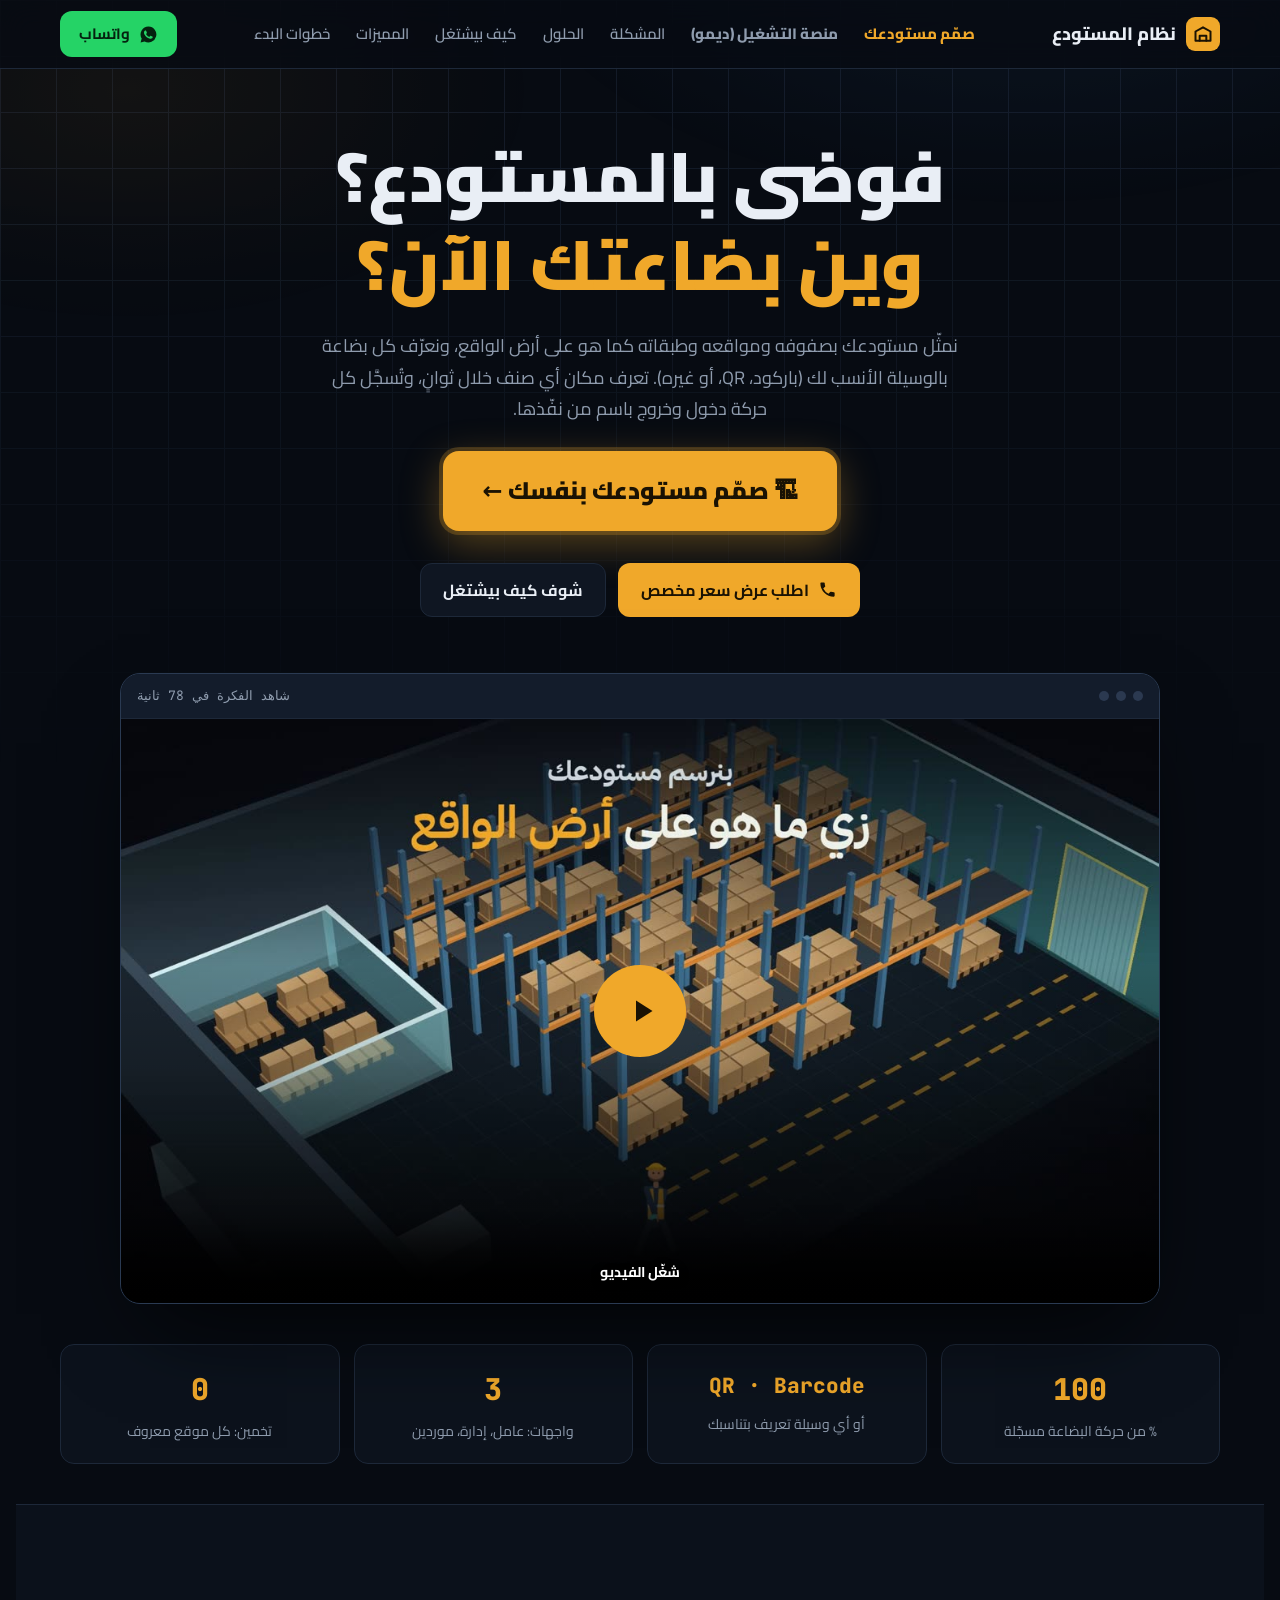
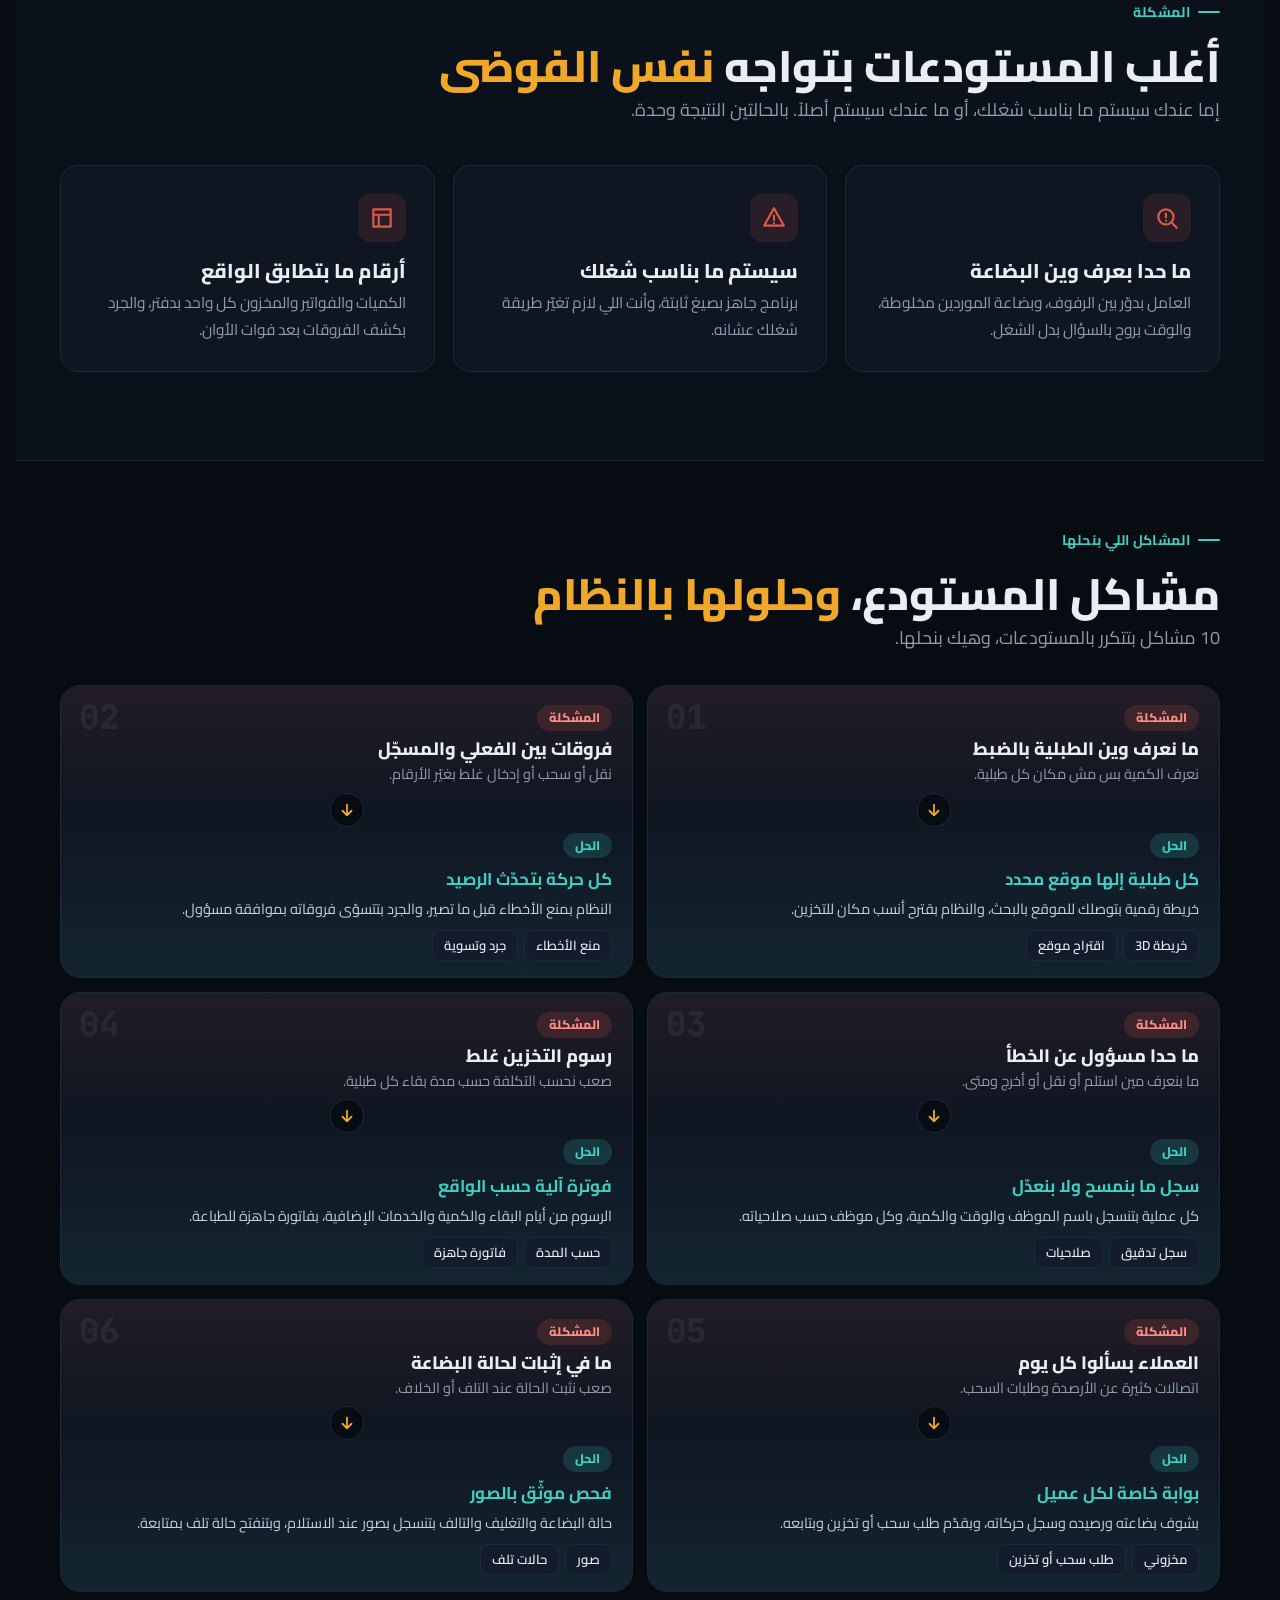
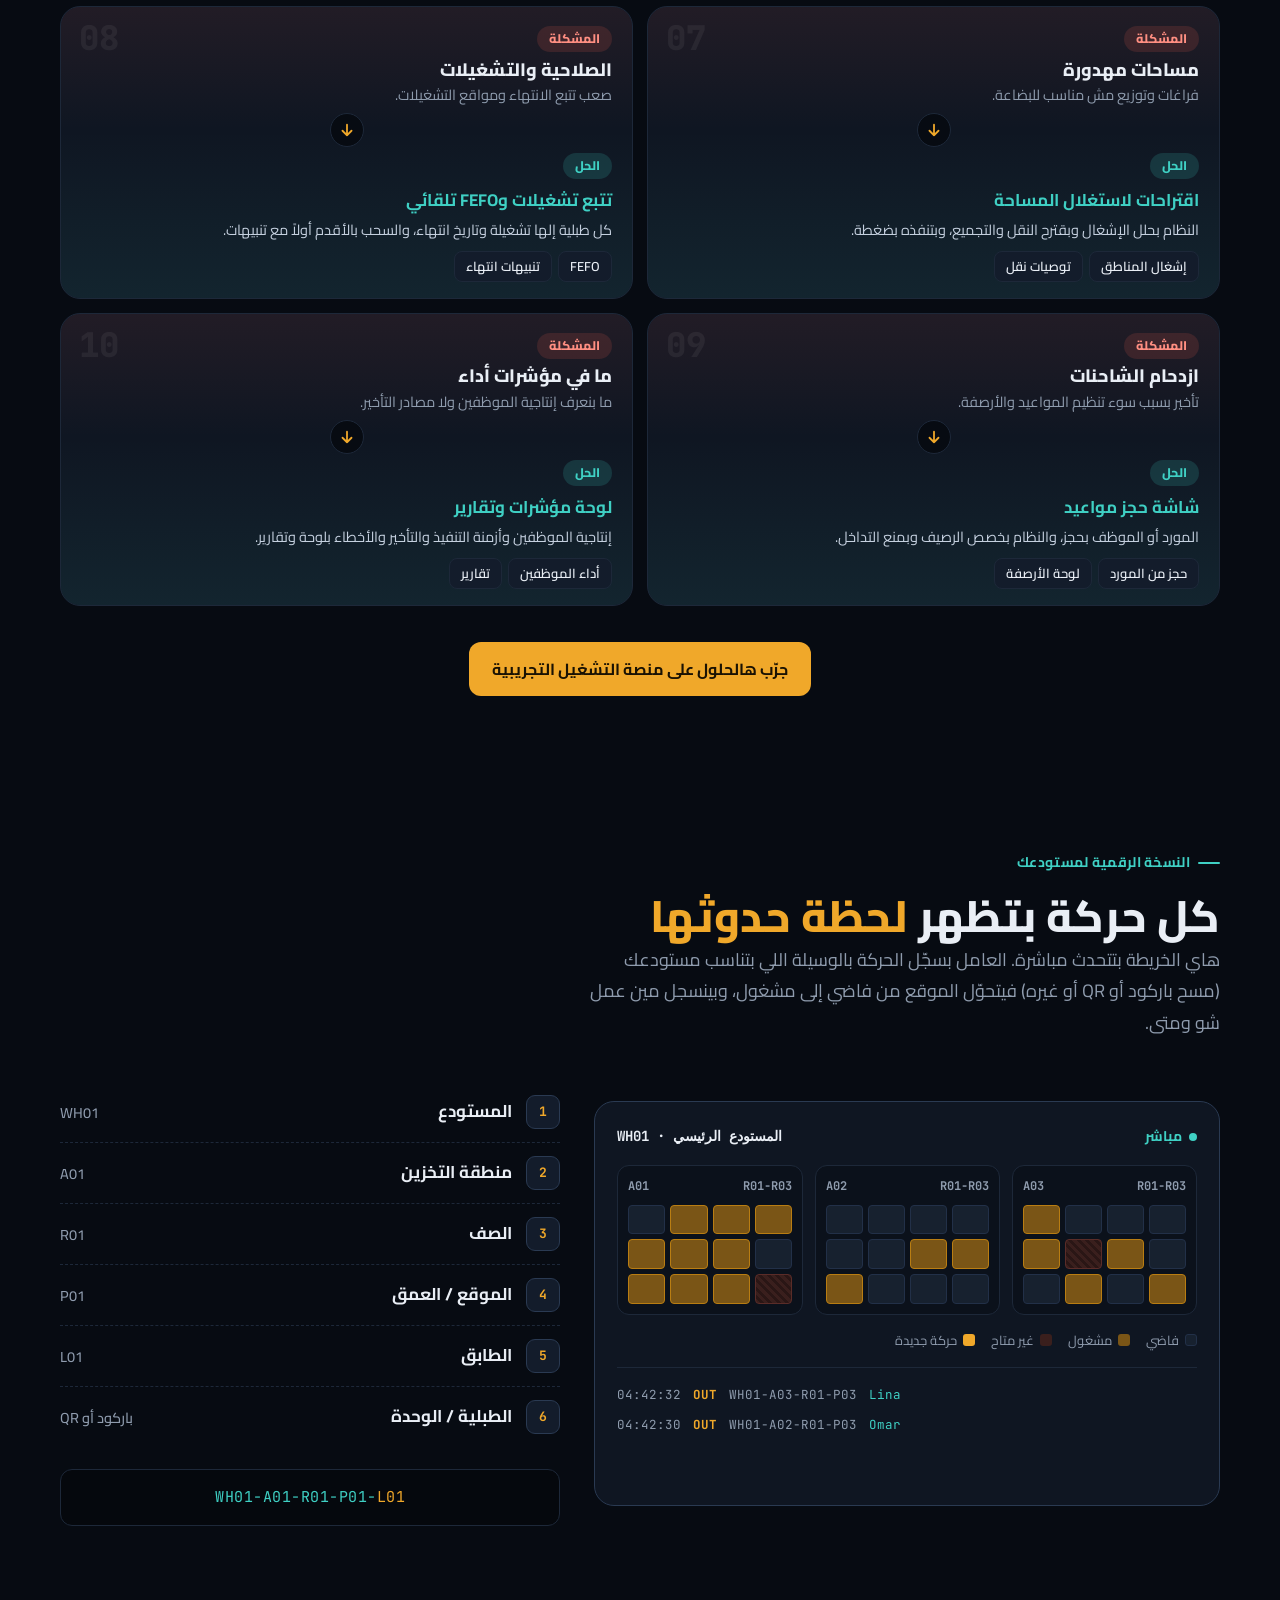
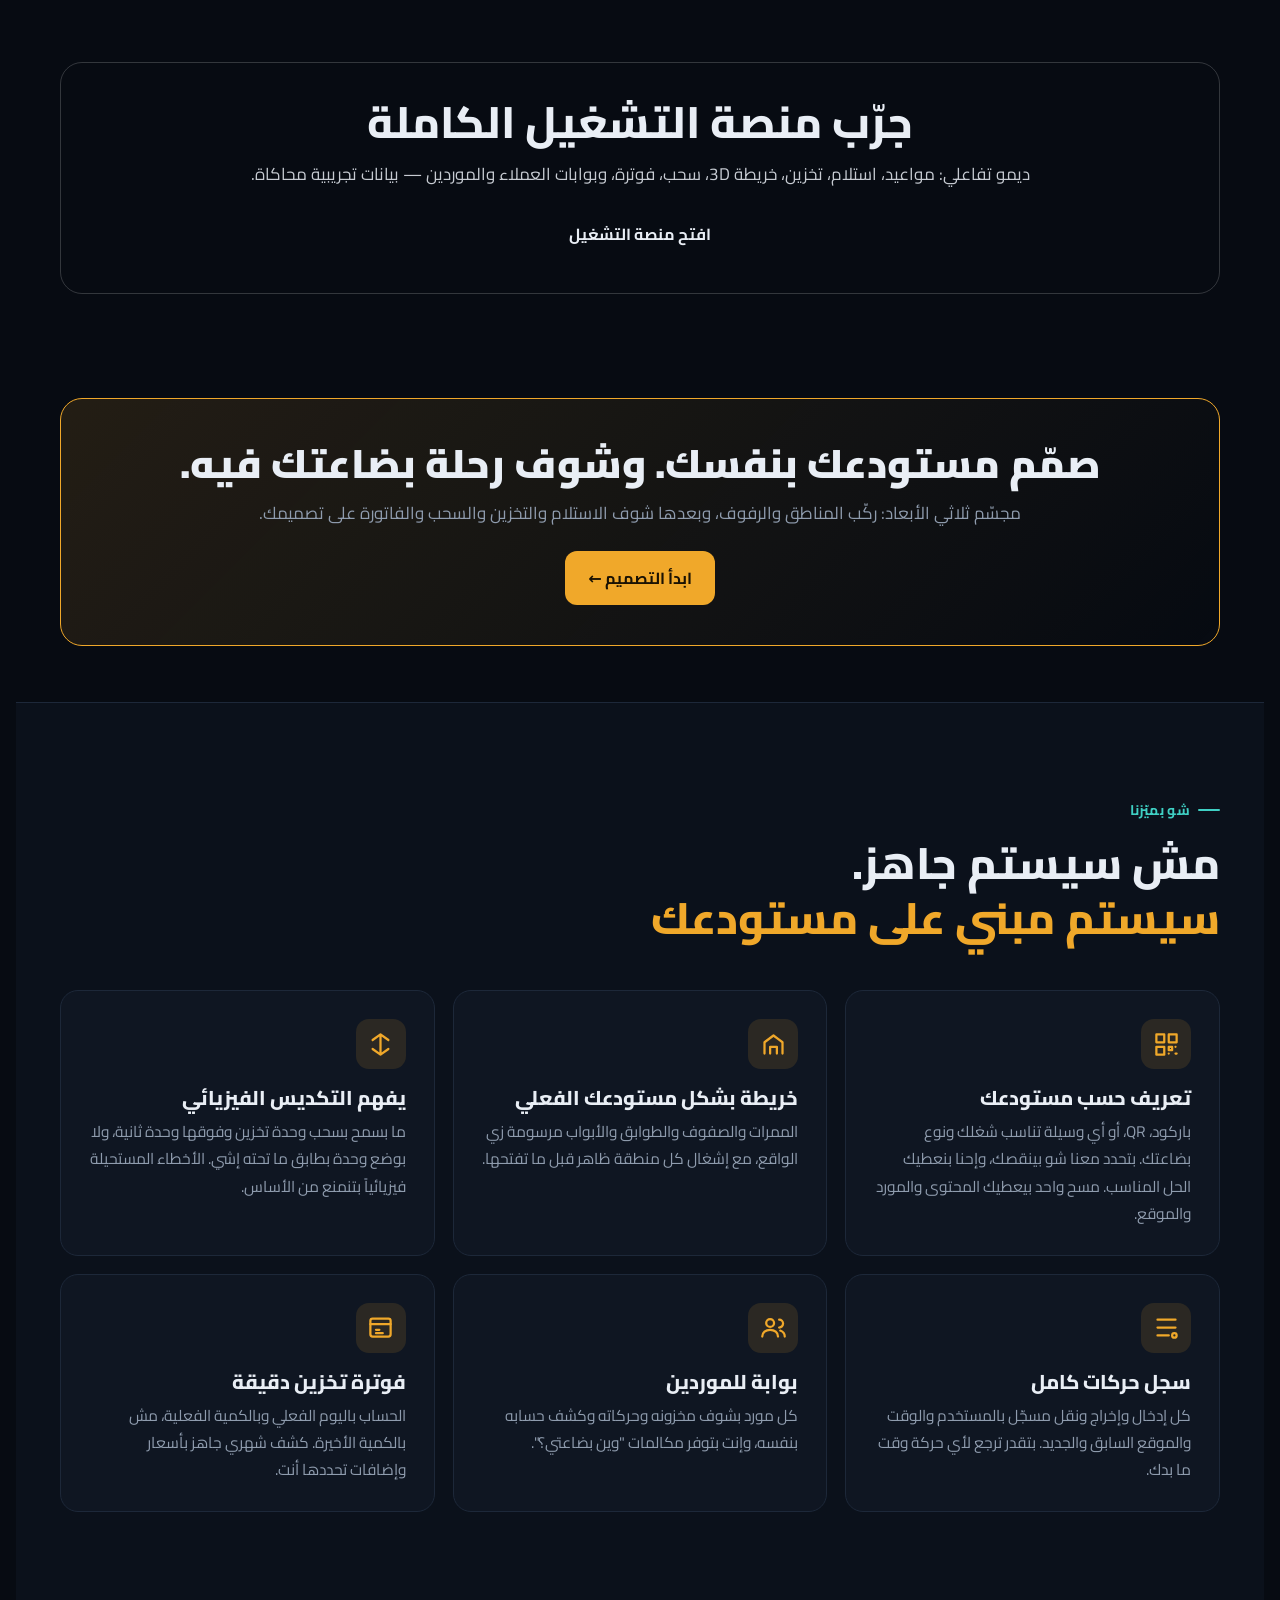
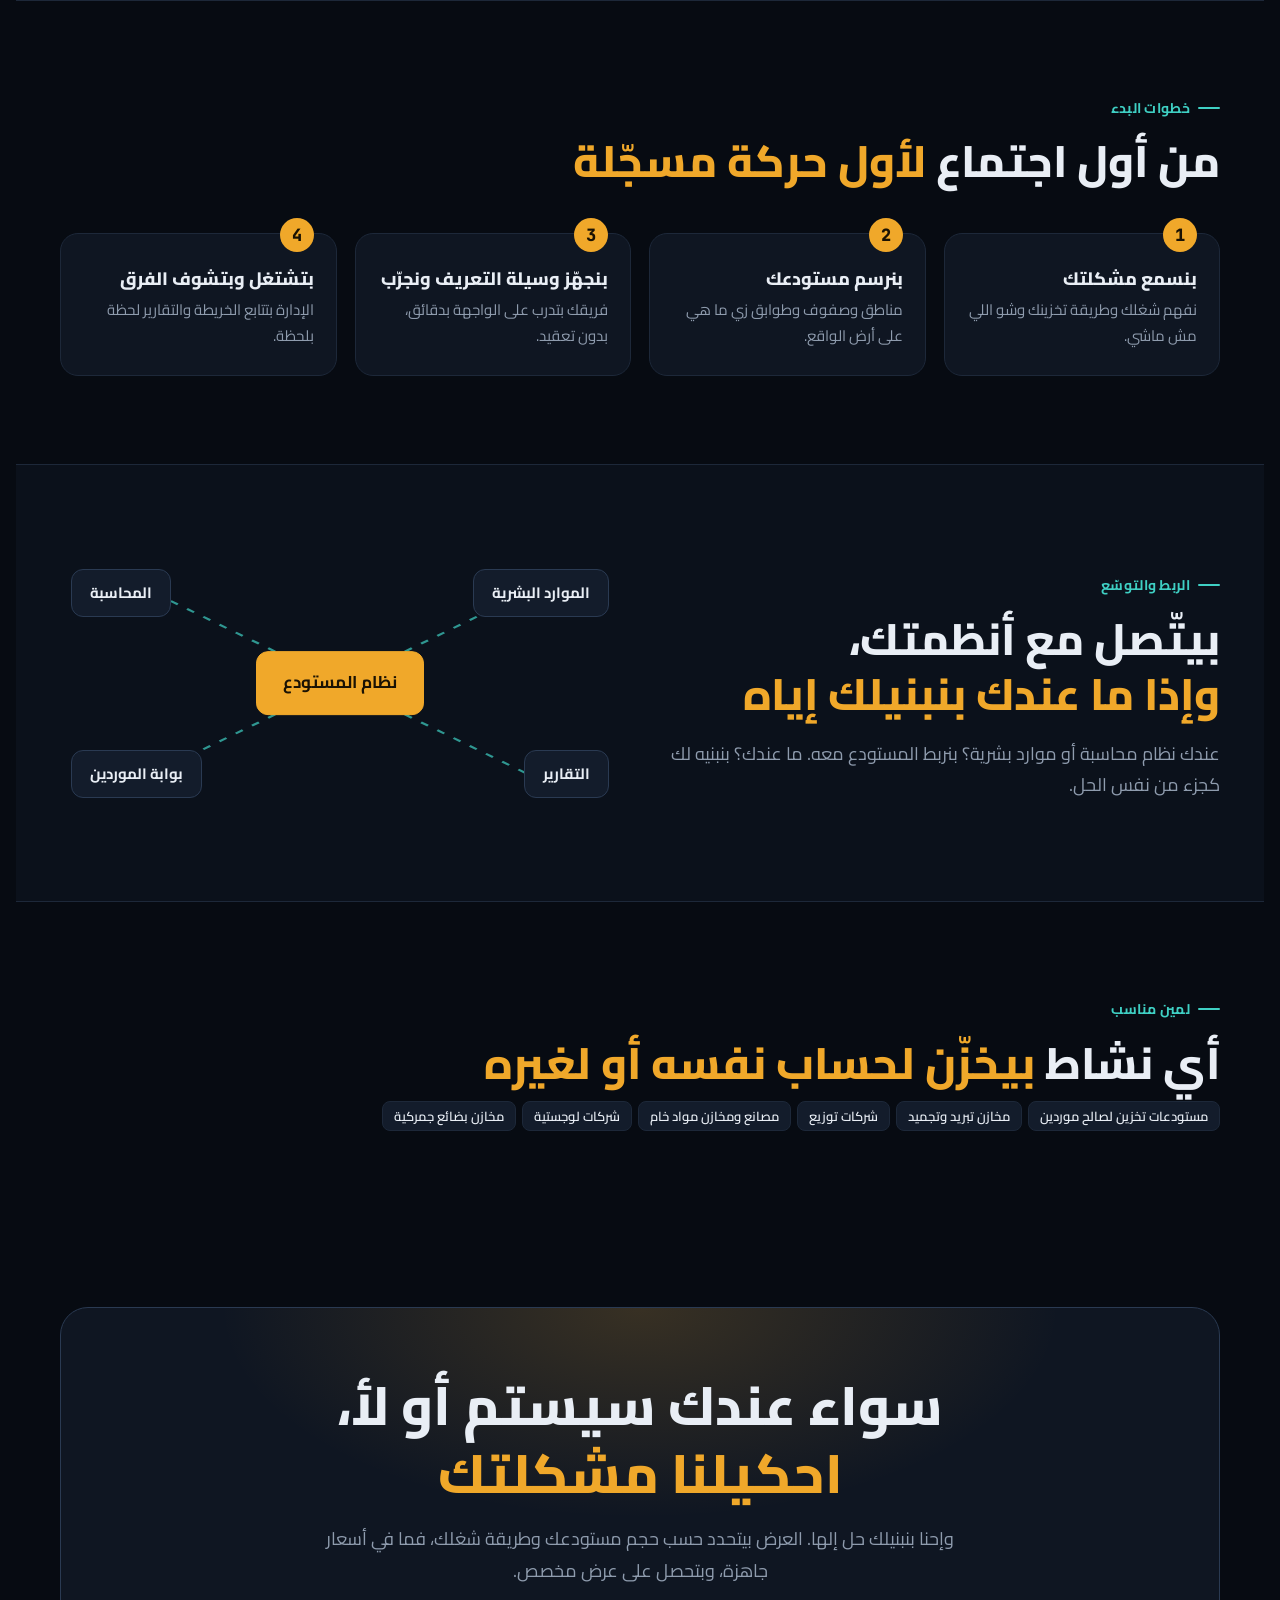
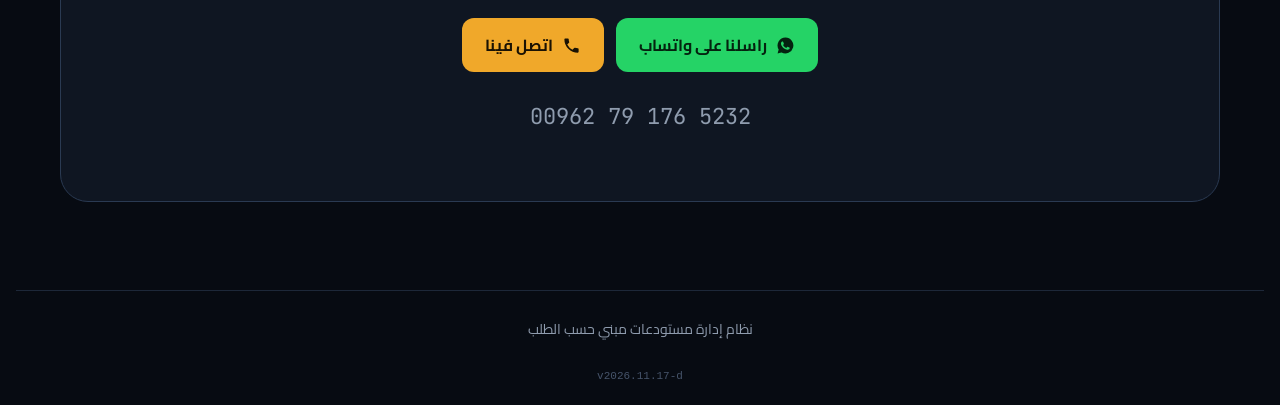
<file: index.html>
<!doctype html>
<html lang="ar" dir="rtl">
<head>
<meta charset="utf-8">
<meta http-equiv="Cache-Control" content="no-cache, must-revalidate">
<meta name="viewport" content="width=device-width, initial-scale=1">
<meta name="color-scheme" content="dark">
<title>نظام إدارة المستودعات</title>
<link rel="preconnect" href="https://fonts.googleapis.com">
<link href="https://fonts.googleapis.com/css2?family=Cairo:wght@400;600;700;800;900&family=JetBrains+Mono:wght@500;700&display=swap" rel="stylesheet">
<style>
/* Layout concept: dark warehouse-floor look taken from the explainer video; hero = headline + big video frame, then problem -> live map -> features -> steps -> CTA */
:root{
  --bg:#070b12; --bg2:#0b111b; --panel:#0f1622; --panel2:#131c2b; --line:#1d2839;
  --text:#e9eef5; --mute:#8f9cae; --amber:#f0a82a; --amber-d:#b97d12; --teal:#3fd0c4; --blue:#3f77b0; --red:#e0584a;
  --font:'Cairo',system-ui,'Segoe UI',Tahoma,sans-serif; --mono:'JetBrains Mono',ui-monospace,Consolas,monospace;
  color-scheme:dark;
}
*{box-sizing:border-box;margin:0}
html{scroll-behavior:smooth}
body{background:var(--bg);color:var(--text);font-family:var(--font);font-size:17px;line-height:1.75;-webkit-font-smoothing:antialiased;overflow-x:hidden;
  padding-left:max(16px,env(safe-area-inset-left,0px));padding-right:max(16px,env(safe-area-inset-right,0px))}
a{color:inherit;text-decoration:none}
.wrap{max-width:1160px;margin-inline:auto}
main{overflow-x:clip}
section{padding-block:88px;position:relative}
h1,h2,h3{line-height:1.25;text-wrap:balance;font-weight:800}
h2{font-size:clamp(28px,4vw,44px)}
.hl{color:var(--amber)}
.eyebrow{display:inline-flex;align-items:center;gap:8px;font-size:14px;font-weight:700;color:var(--teal);letter-spacing:.3px;margin-bottom:14px}
.eyebrow::before{content:"";width:22px;height:2px;background:var(--teal);border-radius:2px}
.lead{color:var(--mute);max-width:640px;font-size:18px}

/* background grid + glow */
body::before{content:"";position:fixed;inset:0;z-index:-1;pointer-events:none;
  background:
   radial-gradient(900px 500px at 80% -10%,rgba(63,119,176,.22),transparent 60%),
   radial-gradient(700px 400px at 10% 10%,rgba(240,168,42,.10),transparent 60%),
   linear-gradient(var(--line) 1px,transparent 1px) 0 0/56px 56px,
   linear-gradient(90deg,var(--line) 1px,transparent 1px) 0 0/56px 56px;
  opacity:.55;-webkit-mask-image:linear-gradient(#000 20%,transparent 85%);mask-image:linear-gradient(#000 20%,transparent 85%)}

/* header */
header{position:sticky;top:env(safe-area-inset-top,0px);z-index:20;margin-inline:calc(-1*max(16px,env(safe-area-inset-left,0px)));padding-inline:max(16px,env(safe-area-inset-left,0px));
  background:rgba(7,11,18,.78);backdrop-filter:blur(14px);-webkit-backdrop-filter:blur(14px);border-bottom:1px solid var(--line)}
.nav{display:flex;align-items:center;justify-content:space-between;height:68px;gap:16px}
.logo{display:flex;align-items:center;gap:10px;font-weight:800;font-size:18px}
.logo i{width:34px;height:34px;border-radius:9px;background:var(--amber);display:grid;place-items:center}
.logo svg{width:20px;height:20px}
.links{display:flex;gap:26px;color:var(--mute);font-weight:600;font-size:15px}
.links a:hover{color:var(--text)}
.btn{display:inline-flex;align-items:center;justify-content:center;gap:9px;padding:12px 22px;border-radius:12px;font-weight:700;font-size:16px;font-family:inherit;border:1px solid transparent;cursor:pointer;transition:transform .15s,background .15s,border-color .15s}
.btn:hover{transform:translateY(-2px)}
.btn svg{width:19px;height:19px;flex:none}
.btn-wa{background:#25d366;color:#04220f}
.btn-wa:hover{background:#3be07a}
.btn-call{background:var(--amber);color:#1a1203}
.btn-call:hover{background:#ffbc40}
.btn-ghost{border-color:var(--line);background:var(--panel);color:var(--text)}
.btn-ghost:hover{border-color:var(--teal)}
.nav .btn{padding:9px 18px;font-size:15px}

/* hero */
.hero{padding-top:64px;padding-bottom:40px;text-align:center}
.hero h1{font-size:clamp(34px,6vw,70px);font-weight:900;max-width:900px;margin-inline:auto}
.hero p.lead{margin:22px auto 0}
.cta-row{display:flex;gap:12px;justify-content:center;flex-wrap:wrap;margin-top:32px}
.video-wrap{margin:56px auto 0;max-width:1040px;position:relative}
.video-wrap::before{content:"";position:absolute;inset:-30px;background:radial-gradient(closest-side,rgba(240,168,42,.22),transparent 70%);z-index:-1;filter:blur(20px);animation:breathe 5s ease-in-out infinite}
@keyframes breathe{50%{opacity:.55;transform:scale(.97)}}
.frame{border-radius:20px;border:1px solid #2a3a52;background:var(--panel);overflow:hidden;box-shadow:0 40px 90px -30px rgba(0,0,0,.8)}
.frame-bar{display:flex;align-items:center;gap:7px;padding:11px 16px;background:var(--panel2);border-bottom:1px solid var(--line)}
.frame-bar b{width:10px;height:10px;border-radius:50%;background:#2b3950}
.frame-bar span{margin-inline-start:auto;font-size:13px;color:var(--mute);font-family:var(--mono)}
.player{position:relative;aspect-ratio:16/9;background:#000;cursor:pointer}
.player video{width:100%;height:100%;display:block;object-fit:cover}
.play{position:absolute;inset:0;display:grid;place-items:center;background:linear-gradient(transparent 40%,rgba(0,0,0,.55));transition:opacity .25s}
.play button{width:92px;height:92px;border-radius:50%;border:0;background:var(--amber);color:#1a1203;display:grid;place-items:center;cursor:pointer;box-shadow:0 0 0 0 rgba(240,168,42,.6);animation:pulse 2.2s infinite}
.play button svg{width:36px;height:36px;margin-inline-start:-4px}
@keyframes pulse{70%{box-shadow:0 0 0 26px rgba(240,168,42,0)}100%{box-shadow:0 0 0 0 rgba(240,168,42,0)}}
.play small{position:absolute;bottom:18px;inset-inline:0;text-align:center;font-weight:700;color:#fff;text-shadow:0 2px 8px #000}
.player.playing .play{opacity:0;pointer-events:none}
.stats{display:grid;grid-template-columns:repeat(4,1fr);gap:14px;margin-top:40px}
.stat{padding:18px;border:1px solid var(--line);border-radius:14px;background:rgba(15,22,34,.7)}
.stat b{display:block;font-size:30px;font-weight:900;color:var(--amber);font-family:var(--mono);direction:ltr}
.stat span{color:var(--mute);font-size:14px}

/* problem */
.problem{background:var(--bg2);border-block:1px solid var(--line)}
.cards3{display:grid;grid-template-columns:repeat(3,1fr);gap:18px;margin-top:40px}
.pcard{padding:28px;border-radius:18px;background:var(--panel);border:1px solid var(--line);position:relative;overflow:hidden}
.pcard .ic{width:48px;height:48px;border-radius:12px;display:grid;place-items:center;background:rgba(224,88,74,.12);color:var(--red);margin-bottom:16px}
.pcard .ic svg{width:26px;height:26px}
.pcard h3{font-size:20px;margin-bottom:6px}
.pcard p{color:var(--mute);font-size:15.5px}

/* live map */
.twin-grid{display:grid;grid-template-columns:1.25fr 1fr;gap:34px;align-items:center;margin-top:44px}
.map{padding:22px;border-radius:20px;background:var(--panel);border:1px solid #2a3a52}
.map-head{display:flex;justify-content:space-between;align-items:center;margin-bottom:16px;font-size:14px;color:var(--mute)}
.map-head b{color:var(--text);font-family:var(--mono);direction:ltr}
.live{display:inline-flex;align-items:center;gap:7px;color:var(--teal);font-weight:700}
.live::before{content:"";width:8px;height:8px;border-radius:50%;background:var(--teal);animation:blink 1.2s infinite}
@keyframes blink{50%{opacity:.25}}
.areas{display:grid;grid-template-columns:repeat(3,1fr);gap:12px;direction:ltr}
.area{padding:10px;border-radius:12px;background:var(--bg2);border:1px solid var(--line)}
.area h4{font-family:var(--mono);font-size:12px;color:var(--mute);margin-bottom:8px;display:flex;justify-content:space-between}
.cells{display:grid;grid-template-columns:repeat(4,1fr);gap:5px}
.cell{aspect-ratio:1.25;border-radius:4px;background:#17212f;border:1px solid #223048;transition:background .4s,border-color .4s,box-shadow .4s}
.cell.on{background:#7a5516;border-color:var(--amber-d)}
.cell.blk{background:repeating-linear-gradient(45deg,#3a1f1d,#3a1f1d 3px,#2a1615 3px,#2a1615 6px);border-color:#5a2c28}
.cell.flash{background:var(--amber);border-color:#ffd37a;box-shadow:0 0 0 4px rgba(240,168,42,.3)}
.legend{display:flex;gap:16px;margin-top:14px;font-size:13px;color:var(--mute);flex-wrap:wrap}
.legend i{display:inline-block;width:12px;height:12px;border-radius:3px;margin-inline-end:6px;vertical-align:-1px}
.log{margin-top:16px;border-top:1px solid var(--line);padding-top:12px;direction:ltr;font-family:var(--mono);font-size:12.5px;min-height:116px}
.log div{display:flex;gap:12px;padding:4px 0;color:var(--mute);animation:slidein .4s}
.log div b{color:var(--amber)}
.log div em{font-style:normal;color:var(--teal)}
@keyframes slidein{from{opacity:0;transform:translateY(-6px)}}
.chain{display:flex;flex-direction:column;gap:0;direction:rtl}
.chain div{display:flex;align-items:center;gap:14px;padding:13px 0;border-bottom:1px dashed var(--line);font-weight:700}
.chain div:last-child{border:0}
.chain i{width:34px;height:34px;border-radius:9px;background:var(--panel2);border:1px solid #2a3a52;display:grid;place-items:center;font-style:normal;font-family:var(--mono);font-size:13px;color:var(--amber);flex:none}
.chain span{color:var(--mute);font-weight:500;font-size:14.5px;margin-inline-start:auto}
.code{margin-top:22px;padding:14px 18px;border-radius:12px;background:#05080d;border:1px solid var(--line);font-family:var(--mono);direction:ltr;text-align:center;font-size:15px;color:var(--teal);letter-spacing:.5px}
.code em{font-style:normal;color:var(--amber)}

/* features */
.features{background:var(--bg2);border-block:1px solid var(--line)}
.fgrid{display:grid;grid-template-columns:repeat(3,1fr);gap:18px;margin-top:44px}
.fcard{padding:28px;border-radius:18px;background:var(--panel);border:1px solid var(--line);transition:transform .25s,border-color .25s}
.fcard:hover{transform:translateY(-6px);border-color:var(--amber-d)}
.fcard .ic{width:50px;height:50px;border-radius:13px;background:rgba(240,168,42,.12);color:var(--amber);display:grid;place-items:center;margin-bottom:16px}
.fcard .ic svg{width:27px;height:27px}
.fcard h3{font-size:20px;margin-bottom:8px}
.fcard p{color:var(--mute);font-size:15.5px}

/* steps */
.steps{display:grid;grid-template-columns:repeat(4,1fr);gap:18px;margin-top:44px;counter-reset:s}
.step{padding:26px 22px;border-radius:18px;border:1px solid var(--line);background:var(--panel);position:relative}
.step::before{counter-increment:s;content:counter(s);position:absolute;top:-16px;inset-inline-start:22px;width:34px;height:34px;border-radius:50%;background:var(--amber);color:#1a1203;font-weight:900;display:grid;place-items:center;font-family:var(--mono)}
.step h3{font-size:18px;margin:8px 0 6px}
.step p{color:var(--mute);font-size:15px}

/* integrations */
.integ{background:var(--bg2);border-block:1px solid var(--line)}
.int-box{display:grid;grid-template-columns:1fr 1fr;gap:40px;align-items:center}
.nodes{position:relative;height:260px;direction:ltr}
.node{position:absolute;padding:10px 18px;border-radius:12px;background:var(--panel2);border:1px solid #2a3a52;font-weight:700;font-size:15px}
.node.c{left:50%;top:50%;transform:translate(-50%,-50%);background:var(--amber);color:#1a1203;border-color:var(--amber);font-size:17px;padding:16px 26px;z-index:2}
.node.a{left:2%;top:6%}.node.b{right:2%;top:6%}.node.d{left:2%;bottom:6%}.node.e{right:2%;bottom:6%}
.nodes svg{position:absolute;inset:0;width:100%;height:100%}
.nodes line{stroke:var(--teal);stroke-width:2;stroke-dasharray:6 8;animation:dash 1.4s linear infinite;opacity:.7}
@keyframes dash{to{stroke-dashoffset:-28}}

/* for whom */
.chips{display:flex;flex-wrap:wrap;gap:12px;margin-top:30px}
.chip{padding:12px 22px;border-radius:999px;border:1px solid var(--line);background:var(--panel);font-weight:700}

/* final cta */
.final{text-align:center}
.final-box{padding:64px 28px;border-radius:28px;border:1px solid #2a3a52;position:relative;overflow:hidden;
  background:radial-gradient(600px 300px at 50% 0%,rgba(240,168,42,.18),transparent 70%),var(--panel)}
.final h2{font-size:clamp(30px,5vw,54px);max-width:760px;margin-inline:auto}
.final .lead{margin:16px auto 0}
.num{margin-top:26px;font-family:var(--mono);font-size:22px;direction:ltr;color:var(--mute)}
footer{border-top:1px solid var(--line);padding-block:26px;text-align:center;color:var(--mute);font-size:14px}

/* reveal */
.rv{opacity:0;transform:translateY(26px);transition:opacity .7s ease,transform .7s ease}
.rv.in{opacity:1;transform:none}
.nojs .rv{opacity:1;transform:none}

@media(max-width:900px){
  section{padding-block:60px}
  .links{display:none}
  .cards3,.fgrid,.steps{grid-template-columns:1fr}
  .twin-grid,.int-box{grid-template-columns:1fr}
  .stats{grid-template-columns:repeat(2,1fr)}
  .nav .btn span{display:none}
}
@media(prefers-reduced-motion:reduce){*{animation:none!important;transition:none!important}.rv{opacity:1;transform:none}}

/* ---- problems -> solutions ---- */
.sol-grid{display:grid;grid-template-columns:repeat(2,1fr);gap:14px;margin-top:32px}
.sol{position:relative;border:1px solid var(--line);border-radius:20px;background:var(--panel);overflow:hidden;display:flex;flex-direction:column}
.sol .sn{position:absolute;top:14px;left:18px;font-family:var(--mono);font-size:34px;font-weight:800;color:rgba(255,255,255,.06);line-height:1}
.sol .sp{padding:16px 20px 24px;background:linear-gradient(180deg,rgba(224,88,74,.09),transparent)}
.sol .ss{padding:20px 20px 16px;background:linear-gradient(0deg,rgba(63,208,196,.08),transparent);flex:1}
.sol h3{font-size:18px;margin:6px 0 2px}.sol h4{font-size:17px;margin:6px 0 2px;color:var(--teal)}
.sol p{color:var(--mute);font-size:14.5px;line-height:1.6;margin:0}
.sol .ss p{color:#c5d0df}
.sol .sa{height:0;position:relative;z-index:2;display:flex;justify-content:center}
.sol .sa svg{width:34px;height:34px;padding:7px;margin-top:-17px;border-radius:50%;background:var(--bg);border:1px solid var(--line);color:var(--amber)}
.tag{display:inline-block;font-size:12.5px;font-weight:800;padding:2px 12px;border-radius:99px}
.tag.red{background:rgba(224,88,74,.16);color:#ff8f82}.tag.teal{background:rgba(63,208,196,.16);color:var(--teal)}
.chips{display:flex;flex-wrap:wrap;gap:6px;margin-top:10px}
.chips span{font-size:13px;font-weight:600;padding:3px 11px;border-radius:8px;border:1px solid var(--line);background:var(--panel2);color:var(--text)}
.sol-cta{margin-top:36px;text-align:center}
@media(max-width:820px){.sol-grid{grid-template-columns:1fr}}
</style>
</head>
<body class="nojs">

<header>
  <div class="wrap nav">
    <a href="#top" class="logo"><i><svg viewBox="0 0 24 24" fill="none" stroke="#1a1203" stroke-width="2.4" stroke-linecap="round" stroke-linejoin="round"><path d="M3 9l9-5 9 5v11H3z"/><path d="M8 20v-6h8v6"/></svg></i>نظام المستودع</a>
    <nav class="links"><a href="designer.html" style="color:var(--amber);font-weight:800">صمّم مستودعك</a><a href="platform.html" style="font-weight:800">منصة التشغيل (ديمو)</a><a href="#problem">المشكلة</a><a href="#solutions">الحلول</a><a href="#map">كيف بيشتغل</a><a href="#features">المميزات</a><a href="#steps">خطوات البدء</a></nav>
    <a class="btn btn-wa" data-wa href="#contact"><svg viewBox="0 0 24 24" fill="currentColor"><path d="M12 2a10 10 0 00-8.6 15.1L2 22l5-1.3A10 10 0 1012 2zm5.2 14.2c-.2.6-1.3 1.2-1.8 1.2-.5.1-1 .2-3.3-.7-2.8-1.1-4.6-4-4.7-4.2-.1-.2-1.1-1.5-1.1-2.8 0-1.3.7-2 1-2.3.2-.3.5-.3.7-.3h.5c.2 0 .4 0 .6.5l.8 2c.1.2.1.4 0 .5l-.4.6-.3.4c-.1.2-.3.3-.1.6.2.3.7 1.2 1.5 1.9 1 .9 1.9 1.2 2.2 1.3.3.1.4.1.6-.1l.8-1c.2-.3.4-.2.6-.1l1.9.9c.3.1.5.2.5.3.1.1.1.6-.1 1.2z"/></svg><span>واتساب</span></a>
  </div>
</header>

<main id="top">
<section class="hero">
  <div class="wrap">
    <h1 class="rv">فوضى بالمستودع؟<br><span class="hl">وين بضاعتك الآن؟</span></h1>
    <p class="lead rv">نمثّل مستودعك بصفوفه ومواقعه وطبقاته كما هو على أرض الواقع، ونعرّف كل بضاعة بالوسيلة الأنسب لك (باركود، QR، أو غيره). تعرف مكان أي صنف خلال ثوانٍ، وتُسجَّل كل حركة دخول وخروج باسم من نفّذها.</p>
    <div class="rv" style="margin:26px 0 18px"><a class="btn btn-call" href="designer.html" style="font-size:clamp(18px,2.6vw,24px);padding:18px 38px;border-radius:16px;font-weight:900;box-shadow:0 0 0 4px rgba(240,168,42,.22),0 12px 40px rgba(240,168,42,.35)">🏗 صمّم مستودعك بنفسك ←</a></div>
    <div class="cta-row rv">
      <a class="btn btn-call" data-call href="#contact"><svg viewBox="0 0 24 24" fill="currentColor"><path d="M6.6 10.8a15 15 0 006.6 6.6l2.2-2.2a1 1 0 011-.25 11.4 11.4 0 003.6.6 1 1 0 011 1V20a1 1 0 01-1 1A17 17 0 013 4a1 1 0 011-1h3.5a1 1 0 011 1c0 1.25.2 2.45.6 3.6a1 1 0 01-.25 1z"/></svg>اطلب عرض سعر مخصص</a>
      <a class="btn btn-ghost" href="#map">شوف كيف بيشتغل</a>
    </div>

    <div class="video-wrap rv">
      <div class="frame">
        <div class="frame-bar"><b></b><b></b><b></b><span>شاهد الفكرة في 78 ثانية</span></div>
        <div class="player" id="player">
          <video id="vid" preload="metadata" poster="poster.jpg" playsinline controls controlslist="nodownload"><source src="video.mp4" type="video/mp4"></video>
          <div class="play" id="play"><button aria-label="تشغيل الفيديو"><svg viewBox="0 0 24 24" fill="currentColor"><path d="M8 5v14l11-7z"/></svg></button><small>شغّل الفيديو</small></div>
        </div>
      </div>
    </div>

    <div class="stats rv">
      <div class="stat"><b data-n="100">0</b><span>% من حركة البضاعة مسجّلة</span></div>
      <div class="stat"><b style="font-size:21px;line-height:2.2">QR · Barcode</b><span>أو أي وسيلة تعريف بتناسبك</span></div>
      <div class="stat"><b data-n="3">0</b><span>واجهات: عامل، إدارة، موردين</span></div>
      <div class="stat"><b data-n="0">0</b><span>تخمين: كل موقع معروف</span></div>
    </div>
  </div>
</section>

<section class="problem" id="problem">
  <div class="wrap">
    <div class="eyebrow rv">المشكلة</div>
    <h2 class="rv">أغلب المستودعات بتواجه <span class="hl">نفس الفوضى</span></h2>
    <p class="lead rv">إما عندك سيستم ما بناسب شغلك، أو ما عندك سيستم أصلاً. بالحالتين النتيجة وحدة.</p>
    <div class="cards3">
      <div class="pcard rv"><div class="ic"><svg viewBox="0 0 24 24" fill="none" stroke="currentColor" stroke-width="2" stroke-linecap="round"><circle cx="11" cy="11" r="7"/><path d="M21 21l-4.3-4.3M11 8v3.5M11 14.5v.01"/></svg></div><h3>ما حدا بعرف وين البضاعة</h3><p>العامل بدوّر بين الرفوف، وبضاعة الموردين مخلوطة، والوقت بروح بالسؤال بدل الشغل.</p></div>
      <div class="pcard rv"><div class="ic"><svg viewBox="0 0 24 24" fill="none" stroke="currentColor" stroke-width="2" stroke-linecap="round" stroke-linejoin="round"><path d="M12 3l9 16H3z"/><path d="M12 10v4M12 17v.01"/></svg></div><h3>سيستم ما بناسب شغلك</h3><p>برنامج جاهز بصيغ ثابتة، وأنت اللي لازم تغيّر طريقة شغلك عشانه.</p></div>
      <div class="pcard rv"><div class="ic"><svg viewBox="0 0 24 24" fill="none" stroke="currentColor" stroke-width="2" stroke-linecap="round" stroke-linejoin="round"><path d="M4 4h16v16H4zM4 9h16M9 9v11"/></svg></div><h3>أرقام ما بتطابق الواقع</h3><p>الكميات والفواتير والمخزون كل واحد بدفتر، والجرد بكشف الفروقات بعد فوات الأوان.</p></div>
    </div>
  </div>
</section>

<section id="solutions" style="padding-block:60px">
  <div class="wrap">
    <div class="eyebrow rv">المشاكل اللي بنحلها</div>
    <h2 class="rv">مشاكل المستودع، <span class="hl">وحلولها بالنظام</span></h2>
    <p class="lead rv">10 مشاكل بتتكرر بالمستودعات، وهيك بنحلها.</p>
    <div class="sol-grid">
      <article class="sol rv"><div class="sn">01</div>
        <div class="sp"><span class="tag red">المشكلة</span><h3>ما نعرف وين الطبلية بالضبط</h3><p>نعرف الكمية بس مش مكان كل طبلية.</p></div>
        <div class="sa" aria-hidden="true"><svg viewBox="0 0 24 24" fill="none" stroke="currentColor" stroke-width="2.4" stroke-linecap="round" stroke-linejoin="round"><path d="M12 5v14M6 13l6 6 6-6"/></svg></div>
        <div class="ss"><span class="tag teal">الحل</span><h4>كل طبلية إلها موقع محدد</h4><p>خريطة رقمية بتوصلك للموقع بالبحث، والنظام بقترح أنسب مكان للتخزين.</p><div class="chips"><span>خريطة 3D</span><span>اقتراح موقع</span></div></div></article>
      <article class="sol rv"><div class="sn">02</div>
        <div class="sp"><span class="tag red">المشكلة</span><h3>فروقات بين الفعلي والمسجّل</h3><p>نقل أو سحب أو إدخال غلط بغيّر الأرقام.</p></div>
        <div class="sa" aria-hidden="true"><svg viewBox="0 0 24 24" fill="none" stroke="currentColor" stroke-width="2.4" stroke-linecap="round" stroke-linejoin="round"><path d="M12 5v14M6 13l6 6 6-6"/></svg></div>
        <div class="ss"><span class="tag teal">الحل</span><h4>كل حركة بتحدّث الرصيد</h4><p>النظام بمنع الأخطاء قبل ما تصير، والجرد بتتسوّى فروقاته بموافقة مسؤول.</p><div class="chips"><span>منع الأخطاء</span><span>جرد وتسوية</span></div></div></article>
      <article class="sol rv"><div class="sn">03</div>
        <div class="sp"><span class="tag red">المشكلة</span><h3>ما حدا مسؤول عن الخطأ</h3><p>ما بنعرف مين استلم أو نقل أو أخرج ومتى.</p></div>
        <div class="sa" aria-hidden="true"><svg viewBox="0 0 24 24" fill="none" stroke="currentColor" stroke-width="2.4" stroke-linecap="round" stroke-linejoin="round"><path d="M12 5v14M6 13l6 6 6-6"/></svg></div>
        <div class="ss"><span class="tag teal">الحل</span><h4>سجل ما بنمسح ولا بنعدّل</h4><p>كل عملية بتنسجل باسم الموظف والوقت والكمية، وكل موظف حسب صلاحياته.</p><div class="chips"><span>سجل تدقيق</span><span>صلاحيات</span></div></div></article>
      <article class="sol rv"><div class="sn">04</div>
        <div class="sp"><span class="tag red">المشكلة</span><h3>رسوم التخزين غلط</h3><p>صعب نحسب التكلفة حسب مدة بقاء كل طبلية.</p></div>
        <div class="sa" aria-hidden="true"><svg viewBox="0 0 24 24" fill="none" stroke="currentColor" stroke-width="2.4" stroke-linecap="round" stroke-linejoin="round"><path d="M12 5v14M6 13l6 6 6-6"/></svg></div>
        <div class="ss"><span class="tag teal">الحل</span><h4>فوترة آلية حسب الواقع</h4><p>الرسوم من أيام البقاء والكمية والخدمات الإضافية، بفاتورة جاهزة للطباعة.</p><div class="chips"><span>حسب المدة</span><span>فاتورة جاهزة</span></div></div></article>
      <article class="sol rv"><div class="sn">05</div>
        <div class="sp"><span class="tag red">المشكلة</span><h3>العملاء بسألوا كل يوم</h3><p>اتصالات كثيرة عن الأرصدة وطلبات السحب.</p></div>
        <div class="sa" aria-hidden="true"><svg viewBox="0 0 24 24" fill="none" stroke="currentColor" stroke-width="2.4" stroke-linecap="round" stroke-linejoin="round"><path d="M12 5v14M6 13l6 6 6-6"/></svg></div>
        <div class="ss"><span class="tag teal">الحل</span><h4>بوابة خاصة لكل عميل</h4><p>بشوف بضاعته ورصيده وسجل حركاته، وبقدّم طلب سحب أو تخزين وبتابعه.</p><div class="chips"><span>مخزوني</span><span>طلب سحب أو تخزين</span></div></div></article>
      <article class="sol rv"><div class="sn">06</div>
        <div class="sp"><span class="tag red">المشكلة</span><h3>ما في إثبات لحالة البضاعة</h3><p>صعب نثبت الحالة عند التلف أو الخلاف.</p></div>
        <div class="sa" aria-hidden="true"><svg viewBox="0 0 24 24" fill="none" stroke="currentColor" stroke-width="2.4" stroke-linecap="round" stroke-linejoin="round"><path d="M12 5v14M6 13l6 6 6-6"/></svg></div>
        <div class="ss"><span class="tag teal">الحل</span><h4>فحص موثّق بالصور</h4><p>حالة البضاعة والتغليف والتالف بتنسجل بصور عند الاستلام، وبتنفتح حالة تلف بمتابعة.</p><div class="chips"><span>صور</span><span>حالات تلف</span></div></div></article>
      <article class="sol rv"><div class="sn">07</div>
        <div class="sp"><span class="tag red">المشكلة</span><h3>مساحات مهدورة</h3><p>فراغات وتوزيع مش مناسب للبضاعة.</p></div>
        <div class="sa" aria-hidden="true"><svg viewBox="0 0 24 24" fill="none" stroke="currentColor" stroke-width="2.4" stroke-linecap="round" stroke-linejoin="round"><path d="M12 5v14M6 13l6 6 6-6"/></svg></div>
        <div class="ss"><span class="tag teal">الحل</span><h4>اقتراحات لاستغلال المساحة</h4><p>النظام بحلل الإشغال وبقترح النقل والتجميع، وبتنفذه بضغطة.</p><div class="chips"><span>إشغال المناطق</span><span>توصيات نقل</span></div></div></article>
      <article class="sol rv"><div class="sn">08</div>
        <div class="sp"><span class="tag red">المشكلة</span><h3>الصلاحية والتشغيلات</h3><p>صعب تتبع الانتهاء ومواقع التشغيلات.</p></div>
        <div class="sa" aria-hidden="true"><svg viewBox="0 0 24 24" fill="none" stroke="currentColor" stroke-width="2.4" stroke-linecap="round" stroke-linejoin="round"><path d="M12 5v14M6 13l6 6 6-6"/></svg></div>
        <div class="ss"><span class="tag teal">الحل</span><h4>تتبع تشغيلات وFEFO تلقائي</h4><p>كل طبلية إلها تشغيلة وتاريخ انتهاء، والسحب بالأقدم أولاً مع تنبيهات.</p><div class="chips"><span>FEFO</span><span>تنبيهات انتهاء</span></div></div></article>
      <article class="sol rv"><div class="sn">09</div>
        <div class="sp"><span class="tag red">المشكلة</span><h3>ازدحام الشاحنات</h3><p>تأخير بسبب سوء تنظيم المواعيد والأرصفة.</p></div>
        <div class="sa" aria-hidden="true"><svg viewBox="0 0 24 24" fill="none" stroke="currentColor" stroke-width="2.4" stroke-linecap="round" stroke-linejoin="round"><path d="M12 5v14M6 13l6 6 6-6"/></svg></div>
        <div class="ss"><span class="tag teal">الحل</span><h4>شاشة حجز مواعيد</h4><p>المورد أو الموظف بحجز، والنظام بخصص الرصيف وبمنع التداخل.</p><div class="chips"><span>حجز من المورد</span><span>لوحة الأرصفة</span></div></div></article>
      <article class="sol rv"><div class="sn">10</div>
        <div class="sp"><span class="tag red">المشكلة</span><h3>ما في مؤشرات أداء</h3><p>ما بنعرف إنتاجية الموظفين ولا مصادر التأخير.</p></div>
        <div class="sa" aria-hidden="true"><svg viewBox="0 0 24 24" fill="none" stroke="currentColor" stroke-width="2.4" stroke-linecap="round" stroke-linejoin="round"><path d="M12 5v14M6 13l6 6 6-6"/></svg></div>
        <div class="ss"><span class="tag teal">الحل</span><h4>لوحة مؤشرات وتقارير</h4><p>إنتاجية الموظفين وأزمنة التنفيذ والتأخير والأخطاء بلوحة وتقارير.</p><div class="chips"><span>أداء الموظفين</span><span>تقارير</span></div></div></article>
    </div>
    <div class="sol-cta rv"><a class="btn btn-call" href="platform.html">جرّب هالحلول على منصة التشغيل التجريبية</a></div>
  </div>
</section>

<section id="map">
  <div class="wrap">
    <div class="eyebrow rv">النسخة الرقمية لمستودعك</div>
    <h2 class="rv">كل حركة بتظهر <span class="hl">لحظة حدوثها</span></h2>
    <p class="lead rv">هاي الخريطة بتتحدث مباشرة. العامل بسجّل الحركة بالوسيلة اللي بتناسب مستودعك (مسح باركود أو QR أو غيره) فيتحوّل الموقع من فاضي إلى مشغول، وبينسجل مين عمل شو ومتى.</p>
    <div class="twin-grid">
      <div class="map rv">
        <div class="map-head"><span class="live">مباشر</span><b>WH01 · المستودع الرئيسي</b></div>
        <div class="areas" id="areas"></div>
        <div class="legend"><span><i style="background:#17212f;border:1px solid #223048"></i>فاضي</span><span><i style="background:#7a5516"></i>مشغول</span><span><i style="background:#3a1f1d"></i>غير متاح</span><span><i style="background:var(--amber)"></i>حركة جديدة</span></div>
        <div class="log" id="log"></div>
      </div>
      <div class="rv">
        <div class="chain">
          <div><i>1</i>المستودع<span>WH01</span></div>
          <div><i>2</i>منطقة التخزين<span>A01</span></div>
          <div><i>3</i>الصف<span>R01</span></div>
          <div><i>4</i>الموقع / العمق<span>P01</span></div>
          <div><i>5</i>الطابق<span>L01</span></div>
          <div><i>6</i>الطبلية / الوحدة<span>باركود أو QR</span></div>
        </div>
        <div class="code">WH01-A01-R01-P01-<em>L01</em></div>
      </div>
    </div>
  </div>
</section>

<section style="padding:48px 0"><div class="wrap" style="text-align:center"><div style="border:1px solid rgba(255,255,255,.18);border-radius:22px;padding:32px 24px"><h2 style="margin:0 0 10px">جرّب منصة التشغيل الكاملة</h2><p style="margin:0 0 18px;opacity:.85">ديمو تفاعلي: مواعيد، استلام، تخزين، خريطة 3D، سحب، فوترة، وبوابات العملاء والموردين — بيانات تجريبية محاكاة.</p><a class="btn" href="platform.html">افتح منصة التشغيل</a></div></div></section>
<section style="padding:56px 0"><div class="wrap" style="text-align:center"><div style="border:1px solid var(--amber);background:linear-gradient(135deg,rgba(240,168,42,.12),transparent);border-radius:22px;padding:40px 22px"><h2 style="font-size:clamp(26px,4vw,40px);font-weight:900;margin-bottom:10px">صمّم مستودعك بنفسك. وشوف رحلة بضاعتك فيه.</h2><p style="color:var(--mute);margin-bottom:22px">مجسّم ثلاثي الأبعاد: ركّب المناطق والرفوف، وبعدها شوف الاستلام والتخزين والسحب والفاتورة على تصميمك.</p><a class="btn btn-call" href="designer.html">ابدأ التصميم ←</a></div></div></section>
<section class="features" id="features">
  <div class="wrap">
    <div class="eyebrow rv">شو بميّزنا</div>
    <h2 class="rv">مش سيستم جاهز.<br><span class="hl">سيستم مبني على مستودعك</span></h2>
    <div class="fgrid">
      <div class="fcard rv"><div class="ic"><svg viewBox="0 0 24 24" fill="none" stroke="currentColor" stroke-width="2" stroke-linecap="round" stroke-linejoin="round"><path d="M3 3h7v7H3zM14 3h7v7h-7zM3 14h7v7H3zM14 14h3v3h-3zM20 14v.01M14 20h.01M20 20h1"/></svg></div><h3>تعريف حسب مستودعك</h3><p>باركود، QR، أو أي وسيلة تناسب شغلك ونوع بضاعتك. بتحدد معنا شو بينقصك، وإحنا بنعطيك الحل المناسب. مسح واحد بيعطيك المحتوى والمورد والموقع.</p></div>
      <div class="fcard rv"><div class="ic"><svg viewBox="0 0 24 24" fill="none" stroke="currentColor" stroke-width="2" stroke-linecap="round" stroke-linejoin="round"><path d="M4 20V10l8-6 8 6v10M9 20v-6h6v6"/></svg></div><h3>خريطة بشكل مستودعك الفعلي</h3><p>الممرات والصفوف والطوابق والأبواب مرسومة زي الواقع، مع إشغال كل منطقة ظاهر قبل ما تفتحها.</p></div>
      <div class="fcard rv"><div class="ic"><svg viewBox="0 0 24 24" fill="none" stroke="currentColor" stroke-width="2" stroke-linecap="round" stroke-linejoin="round"><path d="M12 3v18M5 8l7-5 7 5M5 16l7 5 7-5"/></svg></div><h3>يفهم التكديس الفيزيائي</h3><p>ما بسمح بسحب وحدة تخزين وفوقها وحدة ثانية، ولا بوضع وحدة بطابق ما تحته إشي. الأخطاء المستحيلة فيزيائياً بتنمنع من الأساس.</p></div>
      <div class="fcard rv"><div class="ic"><svg viewBox="0 0 24 24" fill="none" stroke="currentColor" stroke-width="2" stroke-linecap="round" stroke-linejoin="round"><path d="M4 5h16M4 12h16M4 19h10"/><circle cx="19" cy="19" r="2"/></svg></div><h3>سجل حركات كامل</h3><p>كل إدخال وإخراج ونقل مسجّل بالمستخدم والوقت والموقع السابق والجديد. بتقدر ترجع لأي حركة وقت ما بدك.</p></div>
      <div class="fcard rv"><div class="ic"><svg viewBox="0 0 24 24" fill="none" stroke="currentColor" stroke-width="2" stroke-linecap="round" stroke-linejoin="round"><circle cx="9" cy="8" r="3.5"/><path d="M2 20c0-3.5 3-6 7-6s7 2.5 7 6M17 5a3.5 3.5 0 010 7M22 20c0-2.5-1.5-4.4-4-5.3"/></svg></div><h3>بوابة للموردين</h3><p>كل مورد بشوف مخزونه وحركاته وكشف حسابه بنفسه، وإنت بتوفر مكالمات "وين بضاعتي؟".</p></div>
      <div class="fcard rv"><div class="ic"><svg viewBox="0 0 24 24" fill="none" stroke="currentColor" stroke-width="2" stroke-linecap="round" stroke-linejoin="round"><rect x="3" y="4" width="18" height="16" rx="2"/><path d="M3 9h18M8 14h3M8 17h6"/></svg></div><h3>فوترة تخزين دقيقة</h3><p>الحساب باليوم الفعلي وبالكمية الفعلية، مش بالكمية الأخيرة. كشف شهري جاهز بأسعار وإضافات تحددها أنت.</p></div>
    </div>
  </div>
</section>

<section id="steps">
  <div class="wrap">
    <div class="eyebrow rv">خطوات البدء</div>
    <h2 class="rv">من أول اجتماع <span class="hl">لأول حركة مسجّلة</span></h2>
    <div class="steps">
      <div class="step rv"><h3>بنسمع مشكلتك</h3><p>نفهم شغلك وطريقة تخزينك وشو اللي مش ماشي.</p></div>
      <div class="step rv"><h3>بنرسم مستودعك</h3><p>مناطق وصفوف وطوابق زي ما هي على أرض الواقع.</p></div>
      <div class="step rv"><h3>بنجهّز وسيلة التعريف ونجرّب</h3><p>فريقك بتدرب على الواجهة بدقائق، بدون تعقيد.</p></div>
      <div class="step rv"><h3>بتشتغل وبتشوف الفرق</h3><p>الإدارة بتتابع الخريطة والتقارير لحظة بلحظة.</p></div>
    </div>
  </div>
</section>

<section class="integ">
  <div class="wrap int-box">
    <div>
      <div class="eyebrow rv">الربط والتوسّع</div>
      <h2 class="rv">بيتّصل مع أنظمتك،<br><span class="hl">وإذا ما عندك بنبنيلك إياه</span></h2>
      <p class="lead rv" style="margin-top:16px">عندك نظام محاسبة أو موارد بشرية؟ بنربط المستودع معه. ما عندك؟ بنبنيه لك كجزء من نفس الحل.</p>
    </div>
    <div class="nodes rv">
      <svg viewBox="0 0 400 260" preserveAspectRatio="none"><line x1="200" y1="130" x2="60" y2="35"/><line x1="200" y1="130" x2="340" y2="35"/><line x1="200" y1="130" x2="60" y2="225"/><line x1="200" y1="130" x2="340" y2="225"/></svg>
      <div class="node a">المحاسبة</div><div class="node b">الموارد البشرية</div><div class="node d">بوابة الموردين</div><div class="node e">التقارير</div>
      <div class="node c">نظام المستودع</div>
    </div>
  </div>
</section>

<section>
  <div class="wrap">
    <div class="eyebrow rv">لمين مناسب</div>
    <h2 class="rv">أي نشاط <span class="hl">بيخزّن لحساب نفسه أو لغيره</span></h2>
    <div class="chips rv"><span class="chip">مستودعات تخزين لصالح موردين</span><span class="chip">مخازن تبريد وتجميد</span><span class="chip">شركات توزيع</span><span class="chip">مصانع ومخازن مواد خام</span><span class="chip">شركات لوجستية</span><span class="chip">مخازن بضائع جمركية</span></div>
  </div>
</section>

<section class="final" id="contact">
  <div class="wrap">
    <div class="final-box rv">
      <h2>سواء عندك سيستم أو لأ،<br><span class="hl">احكيلنا مشكلتك</span></h2>
      <p class="lead">وإحنا بنبنيلك حل إلها. العرض بيتحدد حسب حجم مستودعك وطريقة شغلك، فما في أسعار جاهزة، وبتحصل على عرض مخصص.</p>
      <div class="cta-row">
        <a class="btn btn-wa" data-wa href="#contact"><svg viewBox="0 0 24 24" fill="currentColor"><path d="M12 2a10 10 0 00-8.6 15.1L2 22l5-1.3A10 10 0 1012 2zm5.2 14.2c-.2.6-1.3 1.2-1.8 1.2-.5.1-1 .2-3.3-.7-2.8-1.1-4.6-4-4.7-4.2-.1-.2-1.1-1.5-1.1-2.8 0-1.3.7-2 1-2.3.2-.3.5-.3.7-.3h.5c.2 0 .4 0 .6.5l.8 2c.1.2.1.4 0 .5l-.4.6-.3.4c-.1.2-.3.3-.1.6.2.3.7 1.2 1.5 1.9 1 .9 1.9 1.2 2.2 1.3.3.1.4.1.6-.1l.8-1c.2-.3.4-.2.6-.1l1.9.9c.3.1.5.2.5.3.1.1.1.6-.1 1.2z"/></svg>راسلنا على واتساب</a>
        <a class="btn btn-call" data-call href="#contact"><svg viewBox="0 0 24 24" fill="currentColor"><path d="M6.6 10.8a15 15 0 006.6 6.6l2.2-2.2a1 1 0 011-.25 11.4 11.4 0 003.6.6 1 1 0 011 1V20a1 1 0 01-1 1A17 17 0 013 4a1 1 0 011-1h3.5a1 1 0 011 1c0 1.25.2 2.45.6 3.6a1 1 0 01-.25 1z"/></svg>اتصل فينا</a>
      </div>
      <div class="num" id="numtxt">00962 79 176 5232</div>
    </div>
  </div>
</section>
</main>

<footer>نظام إدارة مستودعات مبني حسب الطلب</footer>

<script>
(function(){
  var PHONE = "962791765232";            /* رقم التواصل بصيغة دولية بدون + */
  var MSG = encodeURIComponent("مرحباً، بدي أعرف أكثر عن نظام إدارة المستودعات وأطلب عرض سعر.");
  document.querySelectorAll('[data-wa]').forEach(function(a){a.href="https://wa.me/"+PHONE+"?text="+MSG;a.target="_blank";a.rel="noopener"});
  document.querySelectorAll('[data-call]').forEach(function(a){a.href="tel:+"+PHONE});

  /* video */
  var vid=document.getElementById('vid'), player=document.getElementById('player'), play=document.getElementById('play');
  play.addEventListener('click',function(){player.classList.add('playing');var p=vid.play();if(p&&p.catch)p.catch(function(){player.classList.remove('playing')})});
  vid.addEventListener('pause',function(){if(!vid.ended&&vid.currentTime<1)player.classList.remove('playing')});

  /* reveal on scroll */
  document.body.classList.remove('nojs');
  var rv=document.querySelectorAll('.rv');
  if('IntersectionObserver' in window){
    var io=new IntersectionObserver(function(es){es.forEach(function(e){if(e.isIntersecting){e.target.classList.add('in');io.unobserve(e.target)}})},{threshold:.12});
    rv.forEach(function(el){io.observe(el)});
    setTimeout(function(){rv.forEach(function(el){var r=el.getBoundingClientRect();if(r.top<innerHeight)el.classList.add('in')})},300);
  }else rv.forEach(function(el){el.classList.add('in')});

  /* counters */
  var cio=new IntersectionObserver(function(es){es.forEach(function(e){if(!e.isIntersecting)return;var el=e.target,n=+el.dataset.n,t0=performance.now();
    (function f(t){var k=Math.min(1,(t-t0)/1200);el.textContent=Math.round(n*(1-Math.pow(1-k,3)));if(k<1)requestAnimationFrame(f)})(t0);cio.unobserve(el)})},{threshold:.6});
  document.querySelectorAll('[data-n]').forEach(function(el){cio.observe(el)});

  /* live map simulation */
  var areasEl=document.getElementById('areas'), logEl=document.getElementById('log'), cells=[];
  ['A01','A02','A03'].forEach(function(code,ai){
    var a=document.createElement('div');a.className='area';a.innerHTML='<h4><span>'+code+'</span><span>R01-R03</span></h4>';
    var g=document.createElement('div');g.className='cells';
    for(var i=0;i<12;i++){var c=document.createElement('div');c.className='cell';
      var r=Math.random();if(r<.5)c.classList.add('on');else if(r>.94)c.classList.add('blk');
      c.dataset.loc='WH01-'+code+'-R0'+(Math.floor(i/4)+1)+'-P0'+(i%4+1);g.appendChild(c);cells.push(c)}
    a.appendChild(g);areasEl.appendChild(a)});
  var users=['Ahmad','Sara','Omar','Lina'];
  function pad(n){return n<10?'0'+n:n}
  function tick(){
    var free=cells.filter(function(c){return !c.classList.contains('blk')});
    var c=free[Math.floor(Math.random()*free.length)], wasOn=c.classList.contains('on'), op=wasOn?'OUT':'IN';
    c.classList.add('flash');
    setTimeout(function(){c.classList.remove('flash');c.classList.toggle('on',!wasOn)},700);
    var d=new Date(),row=document.createElement('div');
    row.innerHTML='<span>'+pad(d.getHours())+':'+pad(d.getMinutes())+':'+pad(d.getSeconds())+'</span><b>'+op+'</b><span>'+c.dataset.loc+'</span><em>'+users[Math.floor(Math.random()*users.length)]+'</em>';
    logEl.insertBefore(row,logEl.firstChild);while(logEl.children.length>4)logEl.removeChild(logEl.lastChild);
  }
  tick();setInterval(tick,1800);
})();
</script>
<script>
/* remember this page so the designer's back button returns here */
(function(){try{var from=encodeURIComponent(location.href.split("#")[0]);document.querySelectorAll('a[href="designer.html"]').forEach(function(a){a.href="designer.html?from="+from;});}catch(e){}})();
</script>
<div style="text-align:center;color:#46546a;font-size:11px;padding:0 0 18px;font-family:monospace;direction:ltr">v2026.11.17-d</div>
</body>
</html>
</file>
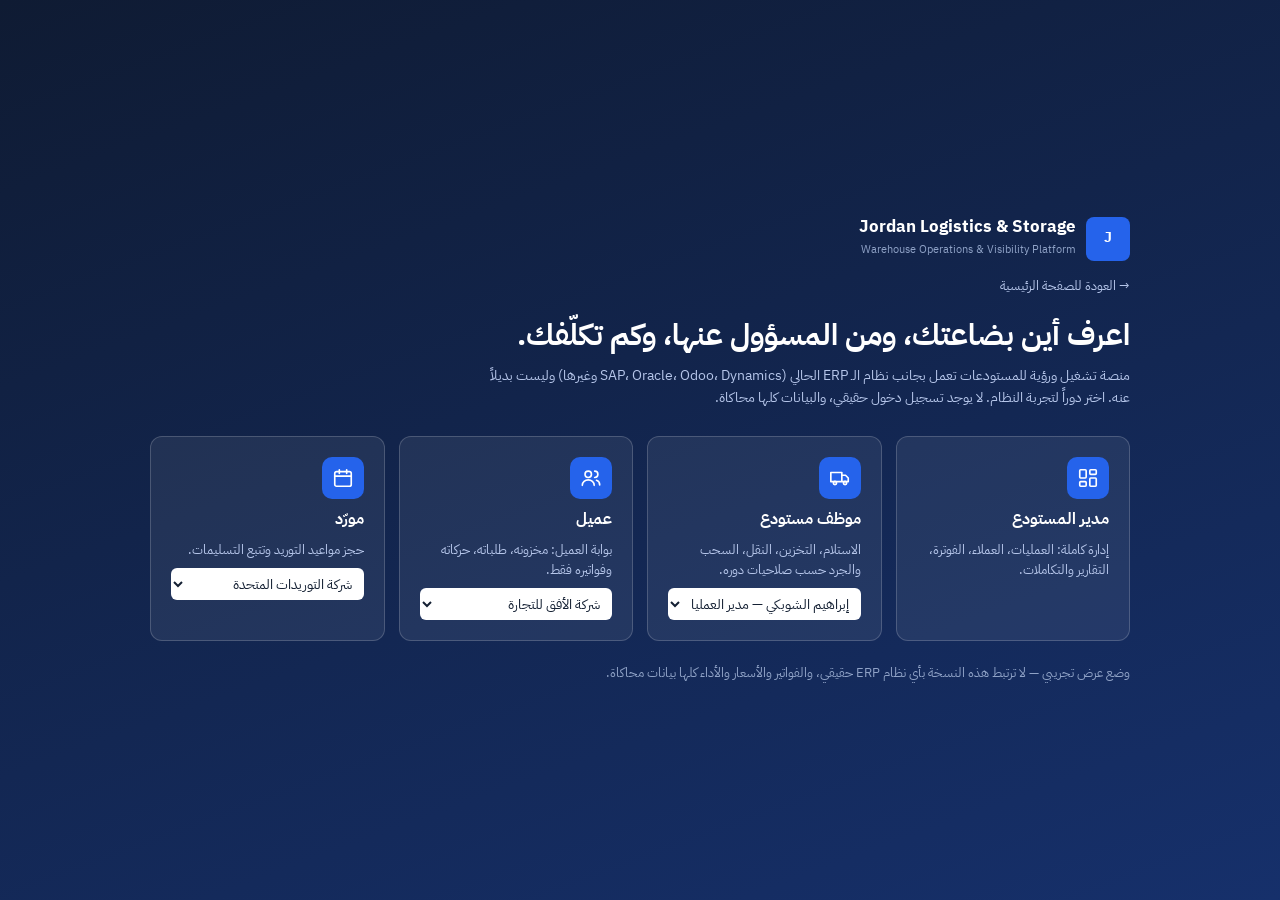
<file: platform.html>
<!doctype html>
<html lang="ar" dir="rtl">
<head>
<meta charset="utf-8">
<meta name="viewport" content="width=device-width,initial-scale=1">
<meta http-equiv="Cache-Control" content="no-cache">
<title>منصة تشغيل ورؤية المستودعات — Jordan Logistics & Storage</title>
<link rel="preconnect" href="https://fonts.googleapis.com"><link rel="preconnect" href="https://fonts.gstatic.com" crossorigin>
<link href="https://fonts.googleapis.com/css2?family=IBM+Plex+Sans+Arabic:wght@400;500;600;700&family=JetBrains+Mono:wght@400;600&display=swap" rel="stylesheet">
<link rel="stylesheet" href="platform/css/variables.css?v=1">
<link rel="stylesheet" href="platform/css/app.css?v=1">
</head>
<body>
<div id="root"></div>
<noscript>يتطلب هذا العرض تفعيل JavaScript.</noscript>
<script src="platform/js/store.js?v=1"></script>
<script src="platform/js/mock-data.js?v=1"></script>
<script src="platform/js/core.js?v=1"></script>
<script src="platform/js/ui.js?v=1"></script>
<script src="platform/js/app.js?v=1"></script>
<script src="platform/js/shared.js?v=1"></script>
<script src="platform/js/dashboard.js?v=1"></script>
<script src="platform/js/warehouse.js?v=1"></script>
<script src="platform/js/inventory.js?v=1"></script>
<script src="platform/js/operations.js?v=1"></script>
<script src="platform/js/customers.js?v=1"></script>
<script src="platform/js/appointments.js?v=1"></script>
<script src="platform/js/billing.js?v=1"></script>
<script src="platform/js/quality.js?v=1"></script>
<script src="platform/js/admin.js?v=1"></script>
<script src="platform/js/portals.js?v=1"></script>
<script>window.addEventListener("DOMContentLoaded",function(){W.boot();});</script>
</body>
</html>
</file>
<file: platform/css/variables.css>
:root{
  --navy:#0f1b33; --navy2:#172647; --navy3:#22345c;
  --blue:#2563eb; --blue-d:#1d4ed8; --blue-l:#e8effe;
  --bg:#f4f6fa; --card:#ffffff; --line:#e2e7ef; --line2:#cfd7e3;
  --text:#142033; --mute:#64748b; --mute2:#8a97ab;
  --green:#15803d; --green-l:#e3f6ea; --yellow:#b7791f; --yellow-l:#fdf2d6; --red:#c62828; --red-l:#fde8e8; --gray:#64748b; --gray-l:#eceff4; --purple:#6d4ec2; --purple-l:#efe9fb; --cyan:#0e7490; --cyan-l:#dff4f8;
  --sh:0 1px 2px rgba(15,27,51,.06),0 1px 3px rgba(15,27,51,.05);
  --sh2:0 12px 32px rgba(15,27,51,.16);
  --r:8px;
  --font:'IBM Plex Sans Arabic','Cairo',system-ui,'Segoe UI',Tahoma,sans-serif;
  --mono:'JetBrains Mono',ui-monospace,Consolas,monospace;
  --side:268px; --top:60px;
}
</file>
<file: platform/css/app.css>
*{box-sizing:border-box;margin:0}
html,body{height:100%}
body{font-family:var(--font);font-size:14px;line-height:1.6;color:var(--text);background:var(--bg);-webkit-font-smoothing:antialiased}
a{color:inherit;text-decoration:none}
button,input,select,textarea{font-family:inherit;font-size:inherit;color:inherit}
h1{font-size:22px;font-weight:700}h2{font-size:16px;font-weight:700}h3{font-size:14px;font-weight:600}
.mono{font-family:var(--mono);direction:ltr;unicode-bidi:embed;font-size:12.5px}
.ltr{direction:ltr;unicode-bidi:embed}
.mute{color:var(--mute)}.sm{font-size:12.5px}.xs{font-size:11.5px}.b{font-weight:600}
.right{text-align:end}.center{text-align:center}
.row{display:flex;align-items:center;gap:10px}.between{justify-content:space-between}.wrap{flex-wrap:wrap}.grow{flex:1;min-width:0}
.col{display:flex;flex-direction:column;gap:10px}
.gap4{gap:4px}.gap6{gap:6px}.gap16{gap:16px}
.mt8{margin-top:8px}.mt12{margin-top:12px}.mt16{margin-top:16px}.mb8{margin-bottom:8px}.mb12{margin-bottom:12px}.mb16{margin-bottom:16px}
.grid{display:grid;gap:14px}.g2{grid-template-columns:repeat(2,1fr)}.g3{grid-template-columns:repeat(3,1fr)}.g4{grid-template-columns:repeat(4,1fr)}.g5{grid-template-columns:repeat(5,1fr)}
.g21{grid-template-columns:2fr 1fr}.g12{grid-template-columns:1fr 2fr}
@media(max-width:1180px){.g4,.g5{grid-template-columns:repeat(2,1fr)}.g3{grid-template-columns:repeat(2,1fr)}.g21,.g12{grid-template-columns:1fr}}
@media(max-width:700px){.g2,.g3,.g4,.g5{grid-template-columns:1fr}}

/* ---------- shell ---------- */
.app{display:grid;grid-template-columns:var(--side) 1fr;min-height:100vh}
.side{background:var(--navy);color:#cbd5e8;position:sticky;top:0;height:100vh;overflow-y:auto;display:flex;flex-direction:column}
.brand{display:flex;align-items:center;gap:10px;padding:16px 18px;border-bottom:1px solid rgba(255,255,255,.08)}
.brand .lg{width:34px;height:34px;border-radius:8px;background:var(--blue);display:grid;place-items:center;color:#fff;font-weight:800}
.brand b{display:block;color:#fff;font-size:14.5px;line-height:1.2}.brand span{font-size:11px;color:#8fa2c6}
.nav{padding:10px 10px 24px;display:flex;flex-direction:column;gap:2px}
.nav a,.nav .grp>button{display:flex;align-items:center;gap:10px;padding:8px 12px;border-radius:7px;color:#cbd5e8;font-size:13.5px;cursor:pointer;border:0;background:none;width:100%;text-align:start}
.nav a:hover,.nav .grp>button:hover{background:rgba(255,255,255,.07);color:#fff}
.nav a.on{background:var(--blue);color:#fff}
.nav svg{width:17px;height:17px;flex:none;opacity:.9}
.nav .grp>button .car{margin-inline-start:auto;transition:.2s}
.nav .grp.open>button .car{transform:rotate(90deg)}
.nav .sub{display:none;flex-direction:column;gap:1px;padding:2px 0 4px;margin-inline-start:14px;border-inline-start:1px solid rgba(255,255,255,.1)}
.nav .grp.open .sub{display:flex}
.nav .sub a{padding:6px 12px;font-size:13px;color:#aebbd6}
.nav .badge-n{margin-inline-start:auto;background:#e11d48;color:#fff;border-radius:10px;font-size:10.5px;padding:0 6px;line-height:17px}
.main{min-width:0;display:flex;flex-direction:column}
.top{height:var(--top);background:#fff;border-bottom:1px solid var(--line);display:flex;align-items:center;gap:12px;padding:0 20px;position:sticky;top:0;z-index:30}
.top .menu-btn{display:none}
.search{position:relative;flex:1;max-width:460px}
.search input{width:100%;height:38px;border:1px solid var(--line2);border-radius:8px;padding:0 38px 0 12px;background:var(--bg);outline:none}
.search input:focus{border-color:var(--blue);background:#fff;box-shadow:0 0 0 3px var(--blue-l)}
.search svg{position:absolute;inset-inline-start:11px;top:11px;width:16px;height:16px;color:var(--mute)}
.search input{padding-inline-start:36px;padding-inline-end:12px}
.sres{position:absolute;top:44px;inset-inline:0;background:#fff;border:1px solid var(--line);border-radius:8px;box-shadow:var(--sh2);max-height:420px;overflow:auto;z-index:50}
.sres a{display:flex;gap:10px;padding:8px 12px;border-bottom:1px solid var(--line);cursor:pointer;align-items:center}
.sres a:hover{background:var(--bg)}
.sres .t{font-size:11px;color:var(--mute);background:var(--gray-l);padding:0 7px;border-radius:4px;flex:none}
.tb{display:flex;align-items:center;gap:8px;margin-inline-start:auto}
.ib{width:38px;height:38px;border-radius:8px;border:1px solid var(--line2);background:#fff;display:grid;place-items:center;cursor:pointer;position:relative}
.ib:hover{background:var(--bg)}.ib svg{width:18px;height:18px}
.ib .dot{position:absolute;top:-5px;inset-inline-end:-5px;background:#e11d48;color:#fff;font-size:10px;min-width:17px;height:17px;border-radius:9px;display:grid;place-items:center;padding:0 4px}
.sel-top{height:38px;border:1px solid var(--line2);border-radius:8px;background:#fff;padding:0 10px;cursor:pointer}
.pop{position:absolute;top:46px;inset-inline-end:0;width:360px;background:#fff;border:1px solid var(--line);border-radius:10px;box-shadow:var(--sh2);z-index:60;max-height:70vh;overflow:auto}
.pop .ph{padding:12px 14px;border-bottom:1px solid var(--line);display:flex;align-items:center;justify-content:space-between;position:sticky;top:0;background:#fff}
.pop .it{padding:10px 14px;border-bottom:1px solid var(--line);cursor:pointer;display:flex;gap:10px}
.pop .it:hover{background:var(--bg)}.pop .it.un{background:#f3f7ff}
.pop .it .d{width:8px;height:8px;border-radius:50%;background:var(--blue);margin-top:7px;flex:none}.pop .it.rd .d{background:transparent}
.relw{position:relative}
.demobar{background:#fff8e1;border-bottom:1px solid #f1dc9a;color:#6b4e00;font-size:12.5px;padding:6px 20px;display:flex;align-items:center;gap:12px;flex-wrap:wrap}
.demobar b{background:#f5b301;color:#2b1d00;border-radius:4px;padding:0 7px;font-size:11px;letter-spacing:.5px}
.demobar .lnk{margin-inline-start:auto;display:flex;gap:6px;align-items:center}
.content{padding:22px 24px 60px;max-width:1500px;width:100%}
.ph-h{display:flex;align-items:flex-start;justify-content:space-between;gap:14px;margin-bottom:18px;flex-wrap:wrap}
.ph-h p{color:var(--mute);margin-top:2px}
@media(max-width:1024px){
  .app{grid-template-columns:1fr}
  .side{position:fixed;inset-block:0;inset-inline-start:0;width:var(--side);z-index:80;transform:translateX(100%);transition:.25s}
  [dir=ltr] .side{transform:translateX(-100%)}
  .side.open{transform:none!important;box-shadow:var(--sh2)}
  .top .menu-btn{display:grid}
  .content{padding:16px 14px 50px}
  .pop{width:min(360px,92vw)}
}

/* ---------- components ---------- */
.card{background:var(--card);border:1px solid var(--line);border-radius:var(--r);box-shadow:var(--sh)}
.card>.ch{padding:13px 16px;border-bottom:1px solid var(--line);display:flex;align-items:center;justify-content:space-between;gap:10px;flex-wrap:wrap}
.card>.cb{padding:16px}
.card.pad{padding:16px}
.kpi{padding:14px 16px;cursor:pointer;transition:.15s;position:relative}
.kpi:hover{border-color:var(--blue);box-shadow:0 0 0 3px var(--blue-l)}
.kpi .l{color:var(--mute);font-size:12.5px}.kpi .v{font-size:25px;font-weight:700;line-height:1.25;margin-top:2px}
.kpi .s{font-size:12px;color:var(--mute);margin-top:2px}
.kpi.warn .v{color:var(--red)}.kpi.warn2 .v{color:var(--yellow)}
.btn{display:inline-flex;align-items:center;justify-content:center;gap:7px;height:36px;padding:0 14px;border-radius:7px;border:1px solid var(--line2);background:#fff;cursor:pointer;font-weight:500;white-space:nowrap;transition:.12s}
.btn:hover{background:var(--bg)}.btn:disabled{opacity:.5;cursor:not-allowed}
.btn.primary{background:var(--blue);border-color:var(--blue);color:#fff}.btn.primary:hover{background:var(--blue-d)}
.btn.success{background:var(--green);border-color:var(--green);color:#fff}.btn.success:hover{filter:brightness(.92)}
.btn.danger{background:#fff;border-color:#f0b5b5;color:var(--red)}.btn.danger:hover{background:var(--red-l)}
.btn.dark{background:var(--navy);border-color:var(--navy);color:#fff}
.btn.xs{height:28px;padding:0 10px;font-size:12.5px}.btn.sm{height:32px;padding:0 12px;font-size:13px}
.btn svg{width:15px;height:15px}
.btn.loading{pointer-events:none;opacity:.75}.btn.loading::after{content:"";width:13px;height:13px;border:2px solid currentColor;border-top-color:transparent;border-radius:50%;animation:sp .7s linear infinite}
@keyframes sp{to{transform:rotate(360deg)}}
.badge{display:inline-flex;align-items:center;gap:5px;height:22px;padding:0 9px;border-radius:11px;font-size:12px;font-weight:500;background:var(--gray-l);color:var(--gray);white-space:nowrap}
.badge::before{content:"";width:6px;height:6px;border-radius:50%;background:currentColor}
.badge.green{background:var(--green-l);color:var(--green)}.badge.blue{background:var(--blue-l);color:var(--blue-d)}.badge.yellow{background:var(--yellow-l);color:var(--yellow)}
.badge.red{background:var(--red-l);color:var(--red)}.badge.gray{background:var(--gray-l);color:var(--gray)}.badge.purple{background:var(--purple-l);color:var(--purple)}.badge.cyan{background:var(--cyan-l);color:var(--cyan)}
.chip{display:inline-flex;align-items:center;height:26px;padding:0 10px;border-radius:13px;border:1px solid var(--line2);background:#fff;font-size:12.5px;cursor:pointer}
.chip.on{background:var(--navy);color:#fff;border-color:var(--navy)}
.tabs{display:flex;gap:2px;border-bottom:1px solid var(--line);margin-bottom:16px;overflow-x:auto}
.tabs button{border:0;background:none;padding:10px 14px;cursor:pointer;color:var(--mute);border-bottom:2px solid transparent;margin-bottom:-1px;white-space:nowrap;font-weight:500}
.tabs button:hover{color:var(--text)}.tabs button.on{color:var(--blue);border-bottom-color:var(--blue)}
.seg{display:inline-flex;border:1px solid var(--line2);border-radius:8px;overflow:hidden;background:#fff}
.seg button{border:0;background:none;padding:0 14px;height:34px;cursor:pointer;color:var(--mute);font-weight:500}
.seg button.on{background:var(--navy);color:#fff}
.field{display:flex;flex-direction:column;gap:4px;min-width:0}
.field>label{font-size:12.5px;color:var(--mute);font-weight:500}
.inp,.field input,.field select,.field textarea,select.inp{height:36px;border:1px solid var(--line2);border-radius:7px;padding:0 10px;background:#fff;outline:none;width:100%}
.field textarea{height:auto;padding:8px 10px;min-height:70px;resize:vertical}
.inp:focus,.field input:focus,.field select:focus,.field textarea:focus{border-color:var(--blue);box-shadow:0 0 0 3px var(--blue-l)}
.inp.err,.field.err input,.field.err select{border-color:var(--red)}
.field .em{color:var(--red);font-size:12px}
.fgrid{display:grid;grid-template-columns:repeat(2,1fr);gap:12px}.fgrid .full{grid-column:1/-1}
@media(max-width:600px){.fgrid{grid-template-columns:1fr}}
.toolbar{display:flex;gap:8px;flex-wrap:wrap;align-items:center;margin-bottom:12px}
.toolbar .inp,.toolbar select{width:auto;min-width:130px;height:34px}
.toolbar .sinp{min-width:220px}
.tw{overflow-x:auto}
table.tbl{width:100%;border-collapse:collapse;font-size:13.5px}
.tbl th{background:#f8fafc;color:var(--mute);font-weight:600;font-size:12.5px;text-align:start;padding:9px 12px;border-bottom:1px solid var(--line);white-space:nowrap;position:sticky;top:0}
.tbl th.sortable{cursor:pointer;user-select:none}.tbl th.sortable:hover{color:var(--text)}
.tbl td{padding:9px 12px;border-bottom:1px solid var(--line);vertical-align:middle}
.tbl tr:last-child td{border-bottom:0}
.tbl tbody tr.clk{cursor:pointer}.tbl tbody tr.clk:hover td{background:#f6f9ff}
.tbl td.num,.tbl th.num{text-align:end}
.pager{display:flex;align-items:center;justify-content:space-between;padding:10px 12px;border-top:1px solid var(--line);font-size:12.5px;color:var(--mute);gap:8px;flex-wrap:wrap}
.pager .pg{display:flex;gap:4px}.pager button{min-width:30px;height:28px;border:1px solid var(--line2);background:#fff;border-radius:6px;cursor:pointer}
.pager button.on{background:var(--navy);color:#fff;border-color:var(--navy)}.pager button:disabled{opacity:.4}
.empty{padding:36px 16px;text-align:center;color:var(--mute)}
.empty b{display:block;color:var(--text);margin-bottom:4px}
.progress{height:7px;border-radius:4px;background:var(--gray-l);overflow:hidden}.progress i{display:block;height:100%;background:var(--blue);border-radius:4px}
.progress.g i{background:var(--green)}.progress.y i{background:#e0a100}.progress.r i{background:var(--red)}
.kv{display:grid;grid-template-columns:auto 1fr;gap:6px 16px;font-size:13.5px}.kv dt{color:var(--mute)}.kv dd{margin:0;font-weight:500;min-width:0;overflow-wrap:anywhere}
.tl{position:relative;padding-inline-start:20px}.tl::before{content:"";position:absolute;inset-inline-start:5px;top:6px;bottom:6px;width:2px;background:var(--line)}
.tl .e{position:relative;padding-bottom:14px}.tl .e::before{content:"";position:absolute;inset-inline-start:-20px;top:5px;width:12px;height:12px;border-radius:50%;background:#fff;border:2px solid var(--blue)}
.tl .e.g::before{border-color:var(--green)}.tl .e.r::before{border-color:var(--red)}.tl .e.y::before{border-color:#e0a100}
.stepper{display:flex;gap:0;margin:6px 0 14px;overflow-x:auto}
.stepper .s{flex:1;min-width:84px;text-align:center;font-size:11.5px;color:var(--mute);position:relative;padding-top:22px}
.stepper .s::before{content:"";position:absolute;top:6px;inset-inline:0;height:3px;background:var(--line)}
.stepper .s::after{content:"";position:absolute;top:0;left:50%;margin-left:-7px;width:14px;height:14px;border-radius:50%;background:#fff;border:3px solid var(--line2)}
.stepper .s.done{color:var(--text)}.stepper .s.done::before{background:var(--green)}.stepper .s.done::after{border-color:var(--green);background:var(--green)}
.stepper .s.cur{color:var(--blue);font-weight:700}.stepper .s.cur::after{border-color:var(--blue)}
.note{background:#eef4ff;border:1px solid #cddcfb;color:#1e3a8a;border-radius:8px;padding:10px 14px;font-size:13px}
.note.warn{background:#fff8e1;border-color:#f1dc9a;color:#6b4e00}.note.err{background:var(--red-l);border-color:#f3b8b8;color:#8a1c1c}.note.ok{background:var(--green-l);border-color:#b6e2c5;color:#14532d}
.sim{display:inline-block;font-size:11px;background:#fff1cc;color:#7a5600;border:1px solid #f1dc9a;border-radius:4px;padding:0 6px;font-weight:600}

/* modal / drawer / toast */
.ov{position:fixed;inset:0;background:rgba(15,27,51,.5);z-index:100;display:flex;align-items:flex-start;justify-content:center;padding:5vh 14px;overflow:auto;animation:fa .15s}
.modal{background:#fff;border-radius:12px;width:100%;max-width:640px;box-shadow:var(--sh2);display:flex;flex-direction:column;max-height:90vh}
.modal.lg{max-width:920px}.modal.xl{max-width:1100px}
.modal .mh{padding:16px 20px;border-bottom:1px solid var(--line);display:flex;align-items:center;justify-content:space-between}
.modal .mb{padding:18px 20px;overflow:auto}
.modal .mf{padding:12px 20px;border-top:1px solid var(--line);display:flex;gap:8px;justify-content:flex-end;background:#fafbfd;border-radius:0 0 12px 12px}
.x{width:30px;height:30px;border-radius:6px;border:0;background:none;cursor:pointer;font-size:20px;color:var(--mute)}.x:hover{background:var(--gray-l)}
.dov{position:fixed;inset:0;background:rgba(15,27,51,.35);z-index:90;animation:fa .15s}
.drawer{position:fixed;top:0;bottom:0;inset-inline-start:0;width:min(520px,100vw);background:#fff;z-index:91;box-shadow:var(--sh2);display:flex;flex-direction:column;animation:sl .2s}
[dir=rtl] .drawer{animation-name:slr}
.drawer .dh{padding:16px 20px;border-bottom:1px solid var(--line);display:flex;align-items:center;justify-content:space-between;gap:8px}
.drawer .db{padding:18px 20px;overflow:auto;flex:1}
.drawer .df{padding:12px 20px;border-top:1px solid var(--line);display:flex;gap:8px;flex-wrap:wrap}
@keyframes fa{from{opacity:0}}@keyframes sl{from{transform:translateX(-30px);opacity:0}}@keyframes slr{from{transform:translateX(30px);opacity:0}}
.toasts{position:fixed;bottom:18px;inset-inline-start:18px;z-index:200;display:flex;flex-direction:column;gap:8px}
.toast{background:var(--navy);color:#fff;padding:11px 16px;border-radius:8px;box-shadow:var(--sh2);min-width:240px;max-width:380px;display:flex;gap:10px;animation:fa .2s;border-inline-start:4px solid #60a5fa}
.toast.ok{border-color:#22c55e}.toast.err{border-color:#ef4444}.toast.warn{border-color:#f59e0b}

/* charts */
.ch-svg{width:100%;height:auto;display:block}
.ch-svg text{font-family:var(--font);fill:var(--mute);font-size:11px}
.legend{display:flex;gap:14px;flex-wrap:wrap;font-size:12px;color:var(--mute);margin-top:6px}
.legend i{display:inline-block;width:10px;height:10px;border-radius:2px;margin-inline-end:5px;vertical-align:-1px}
.feed .f{display:flex;gap:10px;padding:10px 4px;border-bottom:1px solid var(--line);cursor:pointer;align-items:flex-start}
.feed .f:hover{background:#f6f9ff}.feed .f:last-child{border:0}
.ico{width:32px;height:32px;border-radius:8px;display:grid;place-items:center;flex:none;background:var(--blue-l);color:var(--blue)}
.ico svg{width:16px;height:16px}.ico.g{background:var(--green-l);color:var(--green)}.ico.y{background:var(--yellow-l);color:var(--yellow)}.ico.r{background:var(--red-l);color:var(--red)}.ico.p{background:var(--purple-l);color:var(--purple)}
.alertbox{display:flex;gap:10px;padding:10px 12px;border-radius:8px;border:1px solid var(--line);cursor:pointer;align-items:flex-start;background:#fff}
.alertbox:hover{border-color:var(--blue)}
.alertbox.r{border-inline-start:4px solid var(--red)}.alertbox.y{border-inline-start:4px solid #e0a100}.alertbox.b{border-inline-start:4px solid var(--blue)}

/* warehouse */
.wh-wrap{display:grid;grid-template-columns:1fr;gap:14px}
.view3d{position:relative;height:min(62vh,600px);min-height:380px;background:radial-gradient(900px 500px at 60% 0,#e8eef8,#cfd9ea);border-radius:var(--r);overflow:hidden;border:1px solid var(--line)}
.view3d canvas{position:absolute;inset:0;width:100%;height:100%;touch-action:none}
.view3d .hint3d{position:absolute;bottom:10px;inset-inline-start:12px;font-size:12px;background:rgba(255,255,255,.85);padding:3px 10px;border-radius:6px;color:var(--mute)}
.legendbar{display:flex;gap:14px;flex-wrap:wrap;font-size:12.5px}
.legendbar span{display:inline-flex;align-items:center;gap:6px}
.legendbar i{width:12px;height:12px;border-radius:3px;display:inline-block}
.c-av{background:#22c55e}.c-oc{background:#2563eb}.c-rs{background:#eab308}.c-bl{background:#ef4444}.c-in{background:#94a3b8}
.plan{display:flex;flex-direction:column;gap:18px}
.plan .zone{border:1px solid var(--line);border-radius:8px;padding:12px;background:#fff;overflow-x:auto}
.plan .rowline{display:flex;align-items:center;gap:4px;margin-top:6px}
.plan .rl{width:48px;font-size:11.5px;color:var(--mute);font-family:var(--mono);flex:none;direction:ltr}
.cell{width:30px;height:30px;border-radius:5px;border:1px solid rgba(0,0,0,.08);cursor:pointer;flex:none;font-size:10px;display:grid;place-items:center;color:#fff;font-weight:600;transition:.1s}
.cell:hover{transform:scale(1.15);z-index:2;box-shadow:0 2px 8px rgba(0,0,0,.3)}
.cell.av{background:#4ade80;color:#064e1f}.cell.oc{background:#2563eb}.cell.rs{background:#eab308;color:#3b2a00}.cell.bl{background:#ef4444}.cell.in{background:#cbd5e1;color:#475569}.cell.dim{opacity:.18}
.heat{display:flex;flex-direction:column;gap:6px}

/* calendar */
.cal{display:grid;border:1px solid var(--line);border-radius:8px;overflow:hidden;background:#fff}
.cal .hd{background:#f8fafc;padding:8px;text-align:center;font-weight:600;font-size:12.5px;border-bottom:1px solid var(--line);border-inline-start:1px solid var(--line)}
.cal .hr{font-size:11px;color:var(--mute);padding:2px 6px;border-bottom:1px solid var(--line);height:56px;direction:ltr;text-align:end}
.cal .cl{position:relative;border-inline-start:1px solid var(--line);border-bottom:1px solid var(--line);height:56px}
.ev{position:absolute;inset-inline:3px;border-radius:5px;padding:2px 6px;font-size:11.5px;overflow:hidden;cursor:pointer;border-inline-start:3px solid;line-height:1.35;z-index:2}
.ev.in{background:#dbeafe;border-color:#2563eb;color:#1e3a8a}.ev.out{background:#dcfce7;border-color:#16a34a;color:#14532d}.ev.req{background:#fef3c7;border-color:#d97706;color:#78350f}.ev.late{background:#fee2e2;border-color:#dc2626;color:#7f1d1d}.ev.done{background:#eef0f4;border-color:#94a3b8;color:#475569}
.mcal{display:grid;grid-template-columns:repeat(7,1fr);border:1px solid var(--line);border-radius:8px;overflow:hidden;background:#fff}
.mcal .d{min-height:92px;border-inline-start:1px solid var(--line);border-bottom:1px solid var(--line);padding:4px 6px;font-size:12px;cursor:pointer}
.mcal .d:hover{background:#f6f9ff}.mcal .d.td{background:#eef4ff}.mcal .d.oth{color:#b4bdca;background:#fafbfc}
.mcal .m{font-size:11px;border-radius:4px;padding:0 5px;margin-top:2px;white-space:nowrap;overflow:hidden;text-overflow:ellipsis}
.dock{border:1px solid var(--line);border-radius:8px;padding:10px 12px;display:flex;flex-direction:column;gap:2px}

/* portals */
.pt-top{background:#fff;border-bottom:1px solid var(--line);position:sticky;top:0;z-index:30}
.pt-top .in{max-width:1240px;margin:0 auto;padding:0 20px;display:flex;align-items:center;gap:22px;height:64px}
.pt-nav{display:flex;gap:4px;overflow-x:auto}
.pt-nav a{padding:8px 14px;border-radius:20px;color:var(--mute);font-weight:500;white-space:nowrap;cursor:pointer}
.pt-nav a:hover{background:var(--bg)}.pt-nav a.on{background:var(--navy);color:#fff}
.pt-hero{background:linear-gradient(135deg,#0f1b33,#1e3a8a);color:#fff;border-radius:12px;padding:22px 24px}
.pt-hero p{color:#bcd0ff}
.pt-body{max-width:1240px;margin:0 auto;padding:24px 20px 60px}
.pt-kpi{background:#fff;border:1px solid var(--line);border-radius:12px;padding:16px}
.pt-kpi .v{font-size:26px;font-weight:700}.pt-kpi .l{color:var(--mute);font-size:13px}

/* login */
.login{min-height:100vh;background:linear-gradient(160deg,#0f1b33,#16306b);display:flex;align-items:center;justify-content:center;padding:24px;color:#fff}
.login .box{max-width:980px;width:100%}
.login h1{font-size:30px;margin-bottom:6px}
.login .roles{display:grid;grid-template-columns:repeat(4,1fr);gap:14px;margin-top:26px}
.login .role{background:rgba(255,255,255,.07);border:1px solid rgba(255,255,255,.18);border-radius:12px;padding:20px;cursor:pointer;transition:.15s;text-align:start;color:#fff;display:flex;flex-direction:column;gap:8px}
.login .role:hover{background:rgba(255,255,255,.14);transform:translateY(-3px)}
.login .role .ri{width:42px;height:42px;border-radius:10px;background:var(--blue);display:grid;place-items:center}
.login .role .ri svg{width:22px;height:22px}
.login .role span{font-size:12.5px;color:#b6c6ea}
@media(max-width:900px){.login .roles{grid-template-columns:repeat(2,1fr)}}
@media(max-width:520px){.login .roles{grid-template-columns:1fr}}
.login select{background:#fff;color:var(--text);border-radius:6px;border:0;height:32px;padding:0 8px;width:100%}

@media print{
  body *{visibility:hidden}
  .print-area,.print-area *{visibility:visible}
  .print-area{position:absolute;inset:0;background:#fff;padding:24px}
  .ov{background:#fff;position:absolute;padding:0}.modal{box-shadow:none;max-height:none}
}
.inv-doc{background:#fff;padding:8px}
.inv-doc table{width:100%;border-collapse:collapse}.inv-doc th,.inv-doc td{border-bottom:1px solid var(--line);padding:7px 8px;text-align:start}
.inv-doc .tot td{font-weight:700;border-top:2px solid var(--navy)}
.sw{display:inline-block;width:38px;height:22px;border-radius:11px;background:#cbd5e1;position:relative;cursor:pointer;vertical-align:middle}
.sw::after{content:"";position:absolute;top:3px;inset-inline-start:3px;width:16px;height:16px;border-radius:50%;background:#fff;transition:.15s}
.sw.on{background:var(--blue)}.sw.on::after{inset-inline-start:19px}
.sparkline{height:36px}
.photo-grid{display:flex;gap:8px;flex-wrap:wrap}.photo-grid img{width:84px;height:84px;object-fit:cover;border-radius:6px;border:1px solid var(--line)}
.fake-ph{width:84px;height:84px;border-radius:6px;background:linear-gradient(135deg,#e5eaf3,#cfd8e8);display:grid;place-items:center;color:var(--mute2);font-size:11px;text-align:center}
</file>
